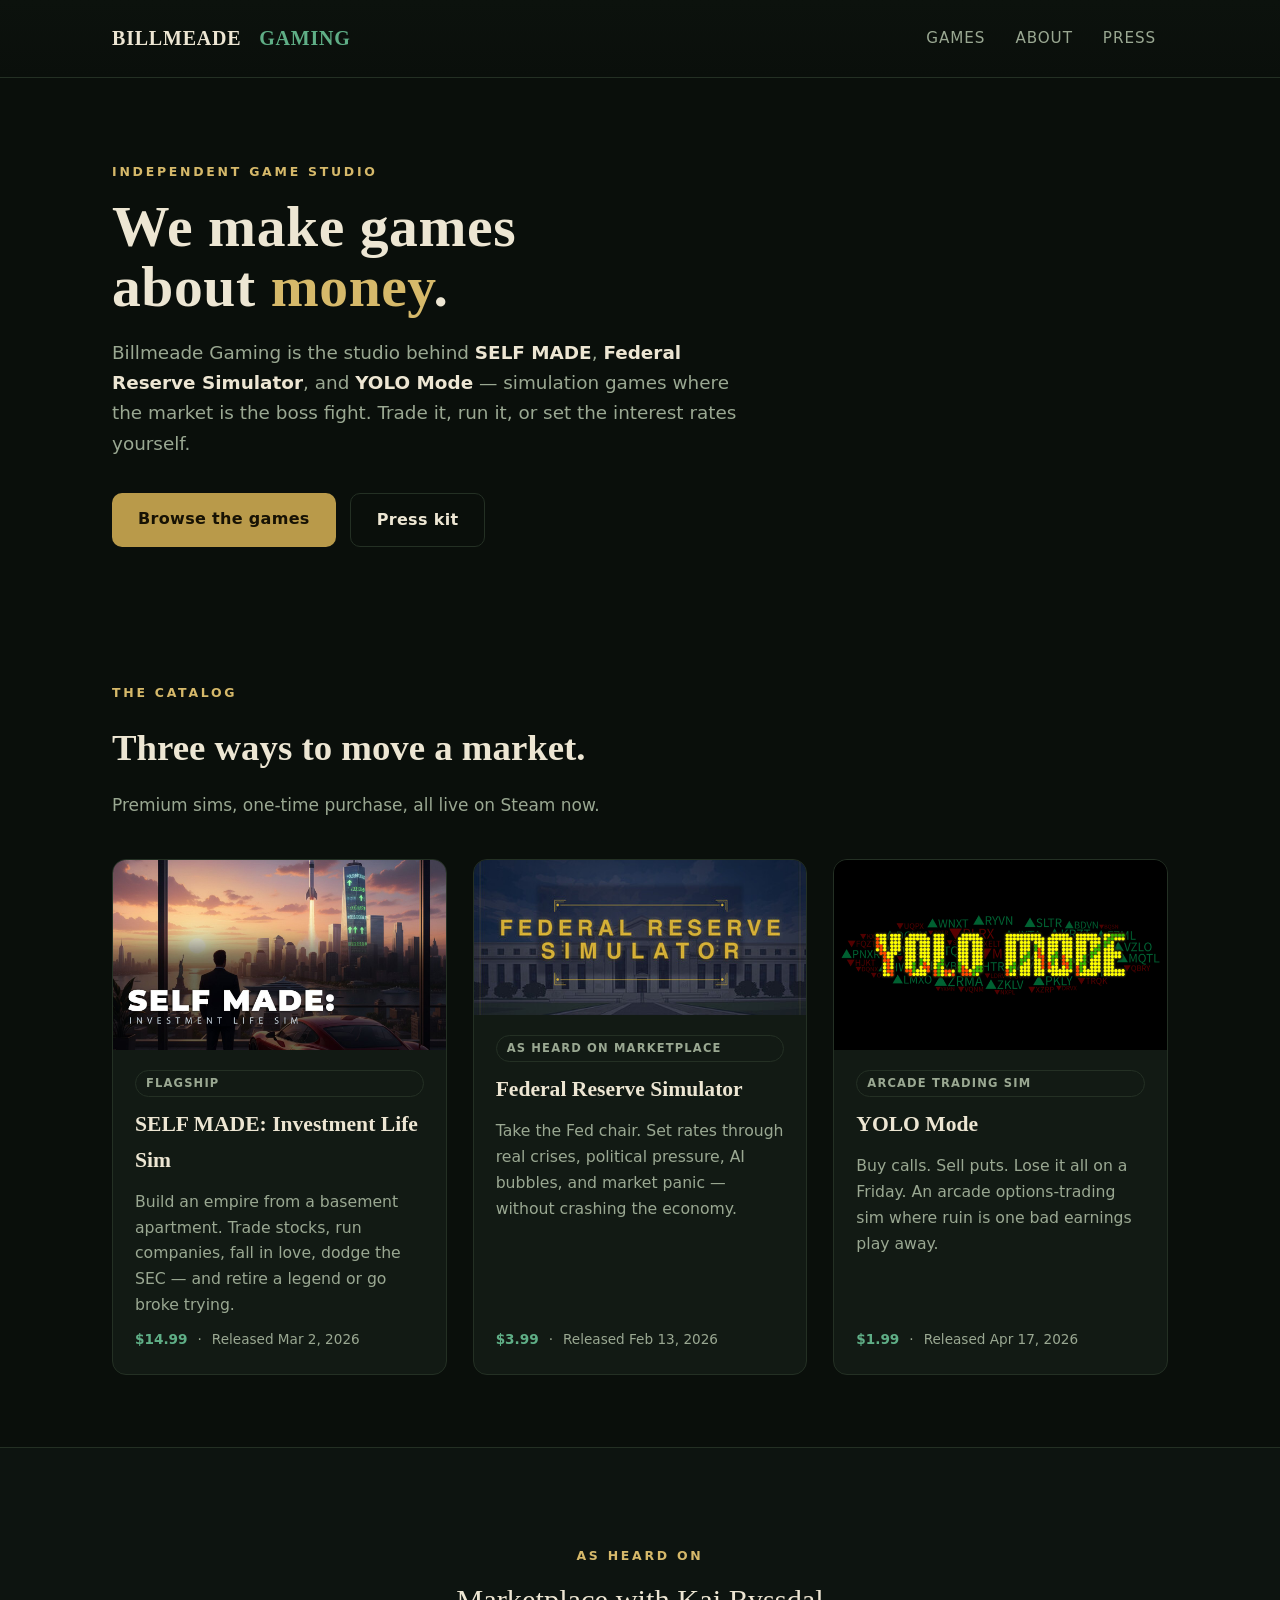
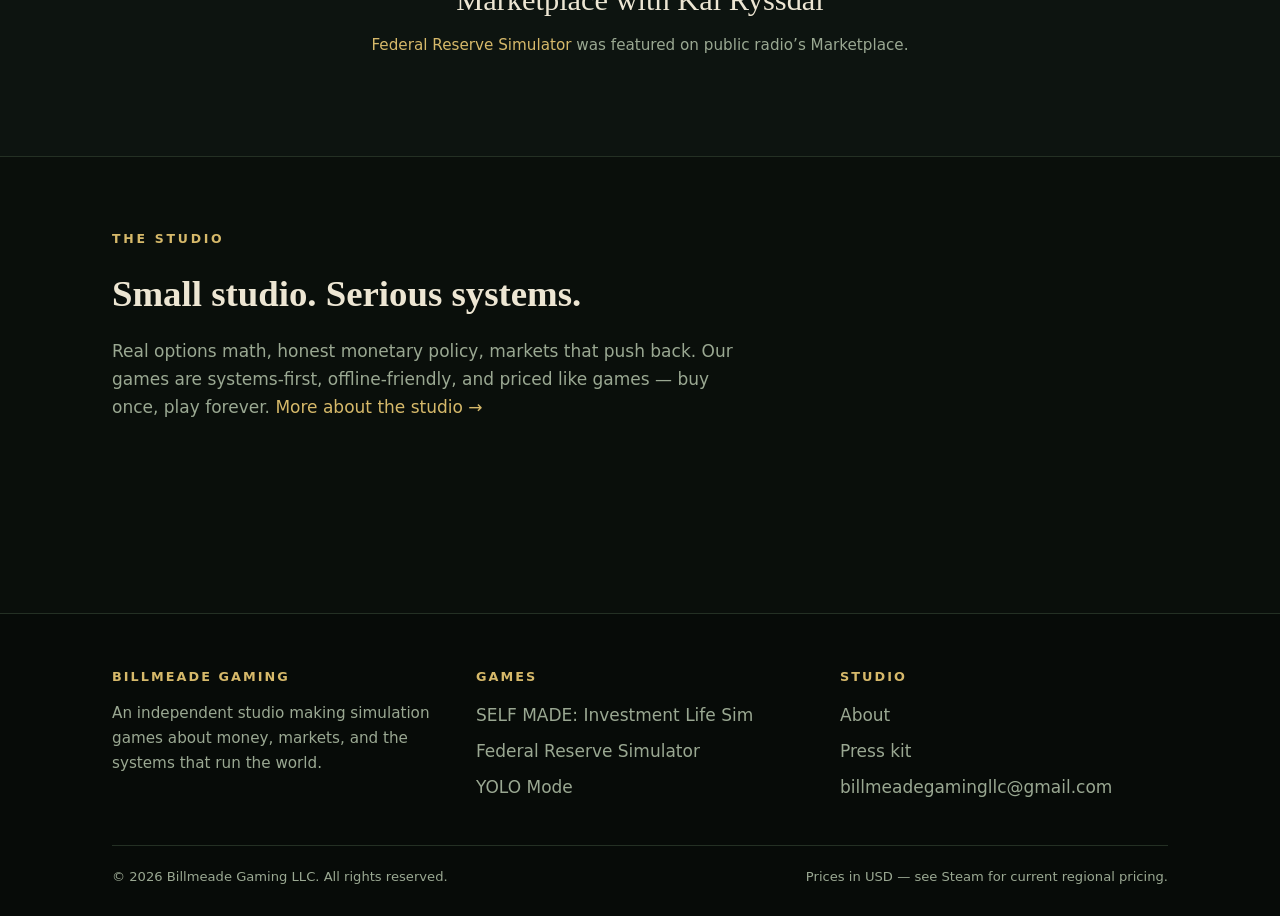
<file: index.html>
<!doctype html>
<html lang="en">
<head>
  <meta charset="utf-8">
  <meta name="viewport" content="width=device-width, initial-scale=1">
  <title>Billmeade Gaming — Simulation games about money, markets &amp; mayhem</title>
  <meta name="description" content="Billmeade Gaming is the independent studio behind SELF MADE: Investment Life Sim, Federal Reserve Simulator, and YOLO Mode — premium simulation games about markets, monetary policy, and glorious financial ruin.">
  <link rel="canonical" href="https://billmeadegaming.com/">
  <link rel="icon" href="/favicon.svg" type="image/svg+xml">
  <link rel="icon" href="/favicon.ico" sizes="48x48">
  <link rel="apple-touch-icon" href="/apple-touch-icon.png">
  <meta name="theme-color" content="#0a0f0b">
  <meta property="og:type" content="website">
  <meta property="og:site_name" content="Billmeade Gaming">
  <meta property="og:title" content="Billmeade Gaming — Simulation games about money, markets &amp; mayhem">
  <meta property="og:description" content="Independent studio behind SELF MADE, Federal Reserve Simulator, and YOLO Mode.">
  <meta property="og:image" content="https://billmeadegaming.com/assets/img/self-made/capsule-main.jpg">
  <meta property="og:url" content="https://billmeadegaming.com/">
  <meta name="twitter:card" content="summary_large_image">
  <link rel="stylesheet" href="/assets/css/site.css">
  <script type="application/ld+json">
  {
    "@context": "https://schema.org",
    "@type": "Organization",
    "name": "Billmeade Gaming LLC",
    "url": "https://billmeadegaming.com/",
    "email": "billmeadegamingllc@gmail.com",
    "description": "Independent game studio making simulation games about money, markets, and economic systems."
  }
  </script>
</head>
<body>

<header class="site-head">
  <div class="wrap">
    <a class="brand" href="/">
      BILLMEADE&nbsp;<span class="accent">GAMING</span>
    </a>
    <nav class="site-nav" aria-label="Main">
      <a href="/games/">Games</a>
      <a href="/about/">About</a>
      <a href="/press/">Press</a>
    </nav>
  </div>
</header>

<main>
  <section class="hero">
    <div class="wrap">
      <p class="eyebrow">Independent game studio</p>
      <h1>We make games<br>about <em>money</em>.</h1>
      <p class="lede">Billmeade Gaming is the studio behind <strong>SELF MADE</strong>, <strong>Federal Reserve Simulator</strong>, and <strong>YOLO&nbsp;Mode</strong> — simulation games where the market is the boss fight. Trade it, run it, or set the interest rates yourself.</p>
      <div class="btn-row">
        <a class="btn btn-primary" href="#games">Browse the games</a>
        <a class="btn btn-ghost" href="/press/">Press kit</a>
      </div>
    </div>
  </section>

  <section class="section" id="games">
    <div class="wrap">
      <p class="eyebrow">The catalog</p>
      <h2>Three ways to move a market.</h2>
      <p class="sub">Premium sims, one-time purchase, all live on Steam now.</p>
      <div class="games-grid">

        <a class="game-card" href="/games/self-made/">
          <img src="/assets/img/self-made/capsule-main.jpg" alt="SELF MADE: Investment Life Sim key art — an investor at a penthouse window overlooking a city skyline at sunset" loading="lazy">
          <div class="body">
            <span class="badge">Flagship</span>
            <h3>SELF MADE: Investment Life Sim</h3>
            <p>Build an empire from a basement apartment. Trade stocks, run companies, fall in love, dodge the SEC — and retire a legend or go broke trying.</p>
            <div class="meta"><span class="price">$14.99</span><span>·</span><span>Released Mar 2, 2026</span></div>
          </div>
        </a>

        <a class="game-card" href="/games/federal-reserve-simulator/">
          <img class="wide" src="/assets/img/federal-reserve-simulator/capsule-store.jpg" alt="Federal Reserve Simulator key art — the Federal Reserve building at dusk" loading="lazy">
          <div class="body">
            <span class="badge">As heard on Marketplace</span>
            <h3>Federal Reserve Simulator</h3>
            <p>Take the Fed chair. Set rates through real crises, political pressure, AI bubbles, and market panic — without crashing the economy.</p>
            <div class="meta"><span class="price">$3.99</span><span>·</span><span>Released Feb 13, 2026</span></div>
          </div>
        </a>

        <a class="game-card" href="/games/yolo-mode/">
          <img src="/assets/img/yolo-mode/capsule-616x353.png" alt="YOLO Mode key art — the title in stock-ticker LED lights" loading="lazy">
          <div class="body">
            <span class="badge">Arcade trading sim</span>
            <h3>YOLO Mode</h3>
            <p>Buy calls. Sell puts. Lose it all on a Friday. An arcade options-trading sim where ruin is one bad earnings play away.</p>
            <div class="meta"><span class="price">$1.99</span><span>·</span><span>Released Apr 17, 2026</span></div>
          </div>
        </a>

      </div>
    </div>
  </section>

  <section class="section alt">
    <div class="wrap press-quote">
      <p class="eyebrow">As heard on</p>
      <p class="name">Marketplace with Kai Ryssdal</p>
      <p class="ctx"><a href="/games/federal-reserve-simulator/">Federal Reserve Simulator</a> was featured on public radio&rsquo;s Marketplace.</p>
    </div>
  </section>

  <section class="section">
    <div class="wrap">
      <p class="eyebrow">The studio</p>
      <h2>Small studio. Serious systems.</h2>
      <p class="sub">Real options math, honest monetary policy, markets that push back. Our games are systems-first, offline-friendly, and priced like games — buy once, play forever. <a href="/about/">More about the studio →</a></p>
    </div>
  </section>
</main>

<footer class="site-foot">
  <div class="wrap">
    <div class="cols">
      <div>
        <h4>Billmeade Gaming</h4>
        <p class="blurb">An independent studio making simulation games about money, markets, and the systems that run the world.</p>
      </div>
      <div>
        <h4>Games</h4>
        <ul>
          <li><a href="/games/self-made/">SELF MADE: Investment Life Sim</a></li>
          <li><a href="/games/federal-reserve-simulator/">Federal Reserve Simulator</a></li>
          <li><a href="/games/yolo-mode/">YOLO Mode</a></li>
        </ul>
      </div>
      <div>
        <h4>Studio</h4>
        <ul>
          <li><a href="/about/">About</a></li>
          <li><a href="/press/">Press kit</a></li>
          <li><a href="mailto:billmeadegamingllc@gmail.com">billmeadegamingllc@gmail.com</a></li>
        </ul>
      </div>
    </div>
    <div class="foot-bottom">
      <span>© 2026 Billmeade Gaming LLC. All rights reserved.</span>
      <span>Prices in USD — see Steam for current regional pricing.</span>
    </div>
  </div>
</footer>

</body>
</html>
</file>
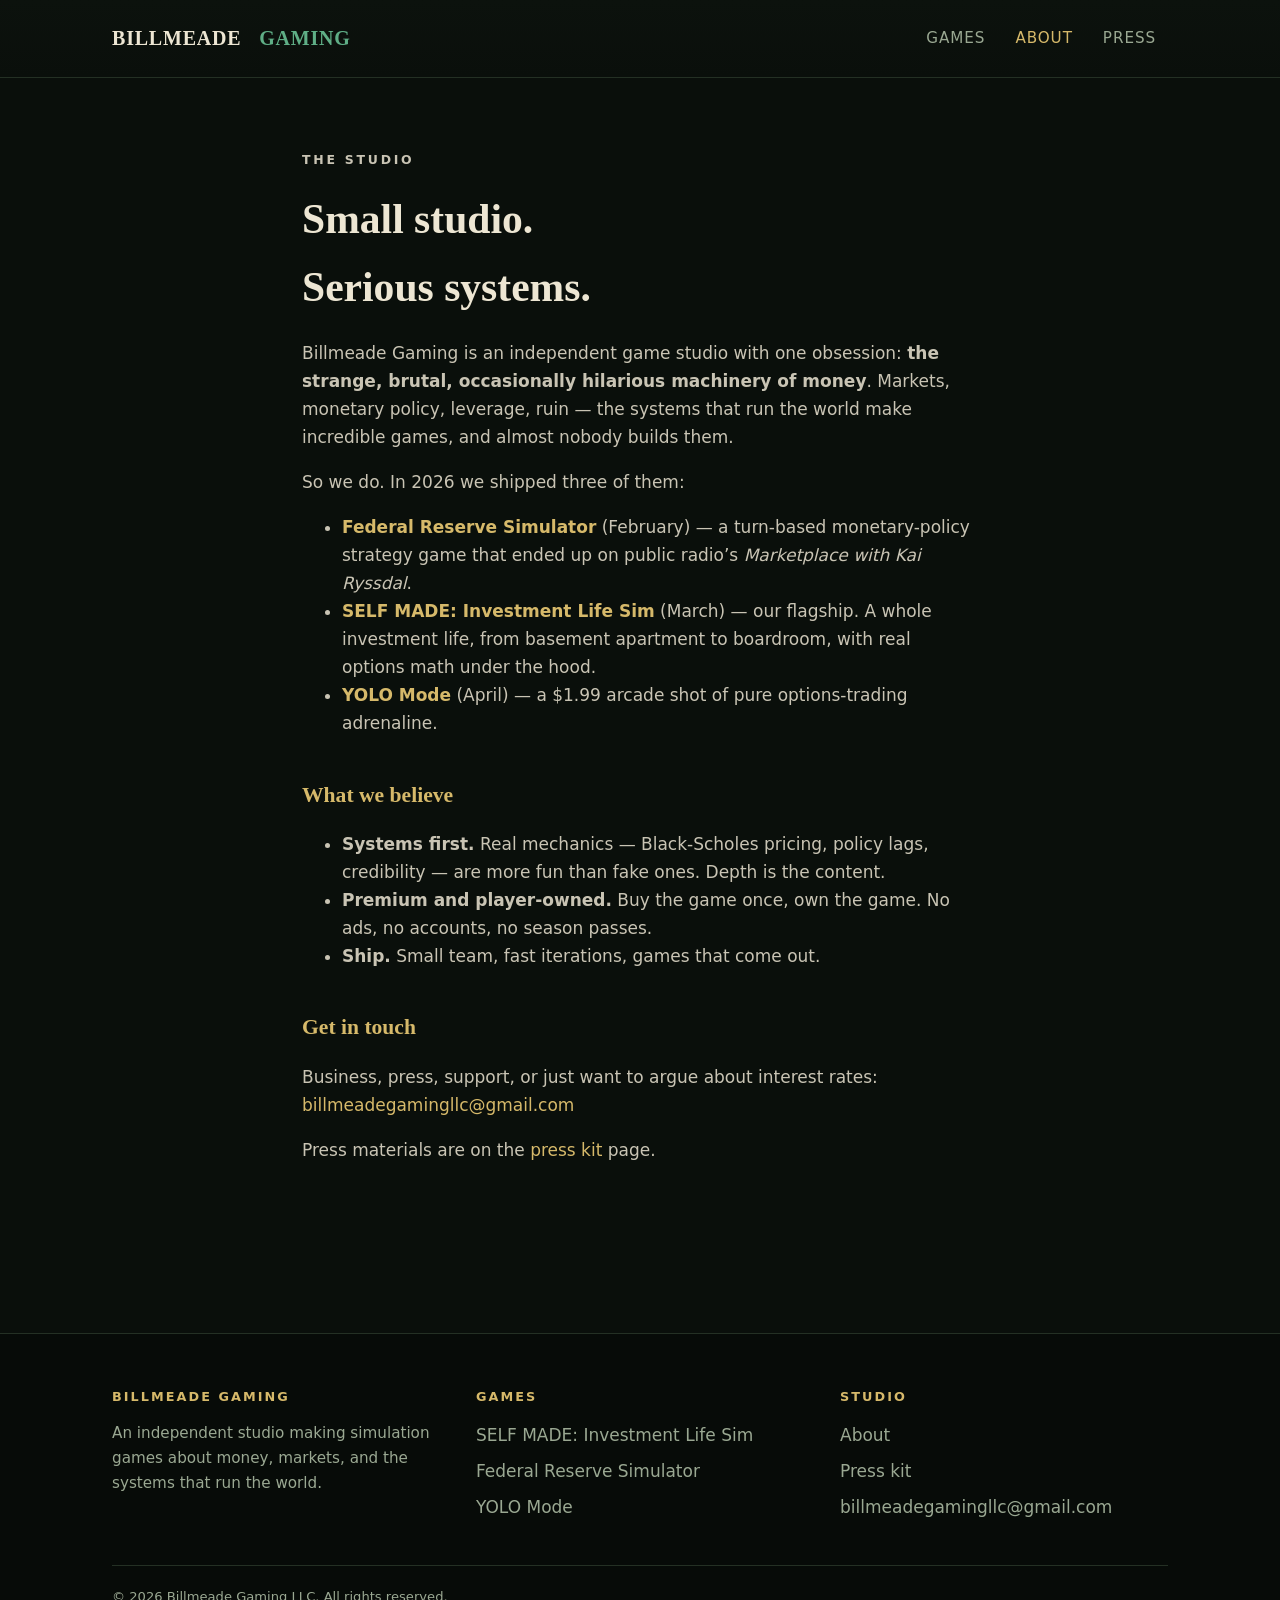
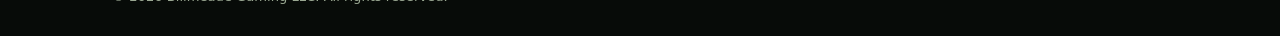
<file: about/index.html>
<!doctype html>
<html lang="en">
<head>
  <meta charset="utf-8">
  <meta name="viewport" content="width=device-width, initial-scale=1">
  <title>About — Billmeade Gaming</title>
  <meta name="description" content="Billmeade Gaming is an independent studio making simulation games about money, markets, and economic systems. Three games shipped in 2026.">
  <link rel="canonical" href="https://billmeadegaming.com/about/">
  <link rel="icon" href="/favicon.svg" type="image/svg+xml">
  <link rel="icon" href="/favicon.ico" sizes="48x48">
  <link rel="apple-touch-icon" href="/apple-touch-icon.png">
  <meta name="theme-color" content="#0a0f0b">
  <meta property="og:type" content="website">
  <meta property="og:site_name" content="Billmeade Gaming">
  <meta property="og:title" content="About — Billmeade Gaming">
  <meta property="og:description" content="An independent studio making simulation games about money, markets, and economic systems.">
  <meta property="og:image" content="https://billmeadegaming.com/assets/img/self-made/capsule-main.jpg">
  <meta property="og:url" content="https://billmeadegaming.com/about/">
  <meta name="twitter:card" content="summary_large_image">
  <link rel="stylesheet" href="/assets/css/site.css">
</head>
<body>

<header class="site-head">
  <div class="wrap">
    <a class="brand" href="/">
      BILLMEADE&nbsp;<span class="accent">GAMING</span>
    </a>
    <nav class="site-nav" aria-label="Main">
      <a href="/games/">Games</a>
      <a href="/about/" aria-current="page">About</a>
      <a href="/press/">Press</a>
    </nav>
  </div>
</header>

<main>
  <section class="section">
    <div class="wrap prose">
      <p class="eyebrow">The studio</p>
      <h1>Small studio.<br>Serious systems.</h1>

      <p>Billmeade Gaming is an independent game studio with one obsession: <strong>the strange, brutal, occasionally hilarious machinery of money</strong>. Markets, monetary policy, leverage, ruin — the systems that run the world make incredible games, and almost nobody builds them.</p>

      <p>So we do. In 2026 we shipped three of them:</p>

      <ul>
        <li><a href="/games/federal-reserve-simulator/"><strong>Federal Reserve Simulator</strong></a> (February) — a turn-based monetary-policy strategy game that ended up on public radio&rsquo;s <em>Marketplace with Kai Ryssdal</em>.</li>
        <li><a href="/games/self-made/"><strong>SELF MADE: Investment Life Sim</strong></a> (March) — our flagship. A whole investment life, from basement apartment to boardroom, with real options math under the hood.</li>
        <li><a href="/games/yolo-mode/"><strong>YOLO Mode</strong></a> (April) — a $1.99 arcade shot of pure options-trading adrenaline.</li>
      </ul>

      <h2>What we believe</h2>
      <ul>
        <li><strong>Systems first.</strong> Real mechanics — Black-Scholes pricing, policy lags, credibility — are more fun than fake ones. Depth is the content.</li>
        <li><strong>Premium and player-owned.</strong> Buy the game once, own the game. No ads, no accounts, no season passes.</li>
        <li><strong>Ship.</strong> Small team, fast iterations, games that come out.</li>
      </ul>

      <h2>Get in touch</h2>
      <p>Business, press, support, or just want to argue about interest rates: <a href="mailto:billmeadegamingllc@gmail.com">billmeadegamingllc@gmail.com</a></p>
      <p>Press materials are on the <a href="/press/">press kit</a> page.</p>
    </div>
  </section>
</main>

<footer class="site-foot">
  <div class="wrap">
    <div class="cols">
      <div>
        <h4>Billmeade Gaming</h4>
        <p class="blurb">An independent studio making simulation games about money, markets, and the systems that run the world.</p>
      </div>
      <div>
        <h4>Games</h4>
        <ul>
          <li><a href="/games/self-made/">SELF MADE: Investment Life Sim</a></li>
          <li><a href="/games/federal-reserve-simulator/">Federal Reserve Simulator</a></li>
          <li><a href="/games/yolo-mode/">YOLO Mode</a></li>
        </ul>
      </div>
      <div>
        <h4>Studio</h4>
        <ul>
          <li><a href="/about/">About</a></li>
          <li><a href="/press/">Press kit</a></li>
          <li><a href="mailto:billmeadegamingllc@gmail.com">billmeadegamingllc@gmail.com</a></li>
        </ul>
      </div>
    </div>
    <div class="foot-bottom">
      <span>© 2026 Billmeade Gaming LLC. All rights reserved.</span>
    </div>
  </div>
</footer>

</body>
</html>
</file>
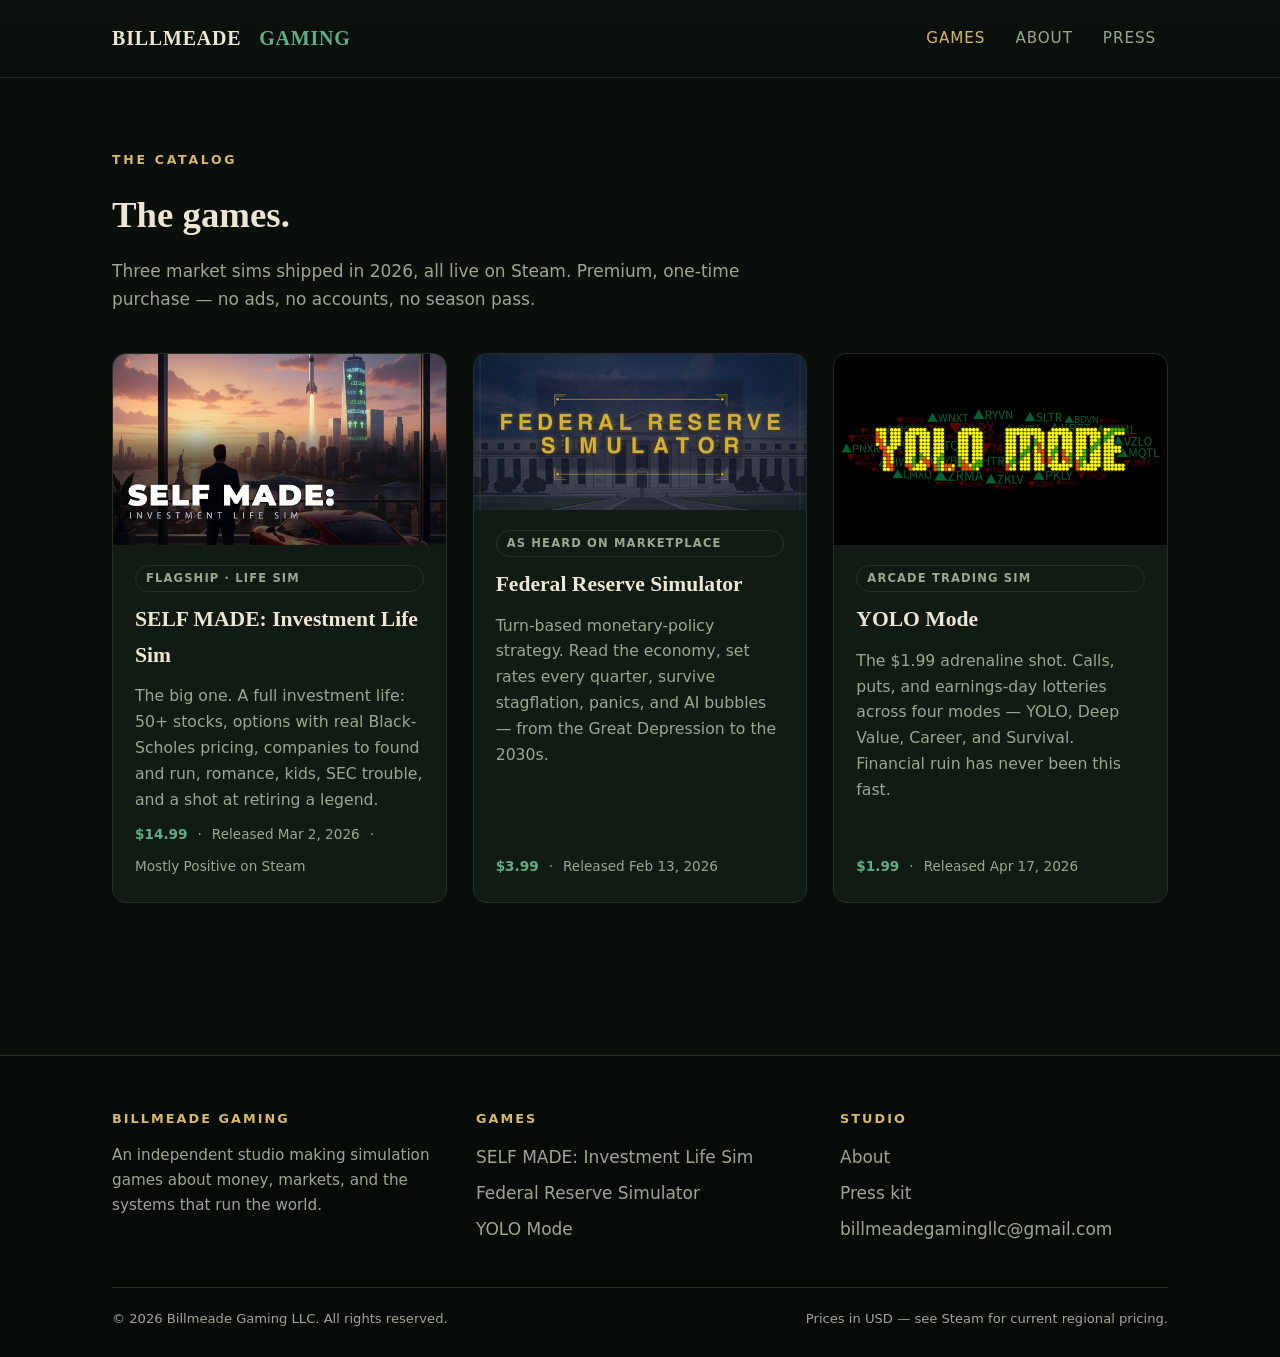
<file: games/index.html>
<!doctype html>
<html lang="en">
<head>
  <meta charset="utf-8">
  <meta name="viewport" content="width=device-width, initial-scale=1">
  <title>Games — Billmeade Gaming</title>
  <meta name="description" content="Every Billmeade Gaming release: SELF MADE: Investment Life Sim, Federal Reserve Simulator, and YOLO Mode. Premium market sims, live on Steam.">
  <link rel="canonical" href="https://billmeadegaming.com/games/">
  <link rel="icon" href="/favicon.svg" type="image/svg+xml">
  <link rel="icon" href="/favicon.ico" sizes="48x48">
  <link rel="apple-touch-icon" href="/apple-touch-icon.png">
  <meta name="theme-color" content="#0a0f0b">
  <meta property="og:type" content="website">
  <meta property="og:site_name" content="Billmeade Gaming">
  <meta property="og:title" content="Games — Billmeade Gaming">
  <meta property="og:description" content="SELF MADE, Federal Reserve Simulator, and YOLO Mode — premium market sims, live on Steam.">
  <meta property="og:image" content="https://billmeadegaming.com/assets/img/self-made/capsule-main.jpg">
  <meta property="og:url" content="https://billmeadegaming.com/games/">
  <meta name="twitter:card" content="summary_large_image">
  <link rel="stylesheet" href="/assets/css/site.css">
</head>
<body>

<header class="site-head">
  <div class="wrap">
    <a class="brand" href="/">
      BILLMEADE&nbsp;<span class="accent">GAMING</span>
    </a>
    <nav class="site-nav" aria-label="Main">
      <a href="/games/" aria-current="page">Games</a>
      <a href="/about/">About</a>
      <a href="/press/">Press</a>
    </nav>
  </div>
</header>

<main>
  <section class="section">
    <div class="wrap">
      <p class="eyebrow">The catalog</p>
      <h2>The games.</h2>
      <p class="sub">Three market sims shipped in 2026, all live on Steam. Premium, one-time purchase — no ads, no accounts, no season pass.</p>
      <div class="games-grid">

        <a class="game-card" href="/games/self-made/">
          <img src="/assets/img/self-made/capsule-main.jpg" alt="SELF MADE: Investment Life Sim key art — an investor at a penthouse window overlooking a city skyline at sunset" loading="lazy">
          <div class="body">
            <span class="badge">Flagship · Life sim</span>
            <h3>SELF MADE: Investment Life Sim</h3>
            <p>The big one. A full investment life: 50+ stocks, options with real Black-Scholes pricing, companies to found and run, romance, kids, SEC trouble, and a shot at retiring a legend.</p>
            <div class="meta"><span class="price">$14.99</span><span>·</span><span>Released Mar 2, 2026</span><span>·</span><span>Mostly Positive on Steam</span></div>
          </div>
        </a>

        <a class="game-card" href="/games/federal-reserve-simulator/">
          <img class="wide" src="/assets/img/federal-reserve-simulator/capsule-store.jpg" alt="Federal Reserve Simulator key art — the Federal Reserve building at dusk" loading="lazy">
          <div class="body">
            <span class="badge">As heard on Marketplace</span>
            <h3>Federal Reserve Simulator</h3>
            <p>Turn-based monetary-policy strategy. Read the economy, set rates every quarter, survive stagflation, panics, and AI bubbles — from the Great Depression to the 2030s.</p>
            <div class="meta"><span class="price">$3.99</span><span>·</span><span>Released Feb 13, 2026</span></div>
          </div>
        </a>

        <a class="game-card" href="/games/yolo-mode/">
          <img src="/assets/img/yolo-mode/capsule-616x353.png" alt="YOLO Mode key art — the title in stock-ticker LED lights" loading="lazy">
          <div class="body">
            <span class="badge">Arcade trading sim</span>
            <h3>YOLO Mode</h3>
            <p>The $1.99 adrenaline shot. Calls, puts, and earnings-day lotteries across four modes — YOLO, Deep Value, Career, and Survival. Financial ruin has never been this fast.</p>
            <div class="meta"><span class="price">$1.99</span><span>·</span><span>Released Apr 17, 2026</span></div>
          </div>
        </a>

      </div>
    </div>
  </section>
</main>

<footer class="site-foot">
  <div class="wrap">
    <div class="cols">
      <div>
        <h4>Billmeade Gaming</h4>
        <p class="blurb">An independent studio making simulation games about money, markets, and the systems that run the world.</p>
      </div>
      <div>
        <h4>Games</h4>
        <ul>
          <li><a href="/games/self-made/">SELF MADE: Investment Life Sim</a></li>
          <li><a href="/games/federal-reserve-simulator/">Federal Reserve Simulator</a></li>
          <li><a href="/games/yolo-mode/">YOLO Mode</a></li>
        </ul>
      </div>
      <div>
        <h4>Studio</h4>
        <ul>
          <li><a href="/about/">About</a></li>
          <li><a href="/press/">Press kit</a></li>
          <li><a href="mailto:billmeadegamingllc@gmail.com">billmeadegamingllc@gmail.com</a></li>
        </ul>
      </div>
    </div>
    <div class="foot-bottom">
      <span>© 2026 Billmeade Gaming LLC. All rights reserved.</span>
      <span>Prices in USD — see Steam for current regional pricing.</span>
    </div>
  </div>
</footer>

</body>
</html>
</file>
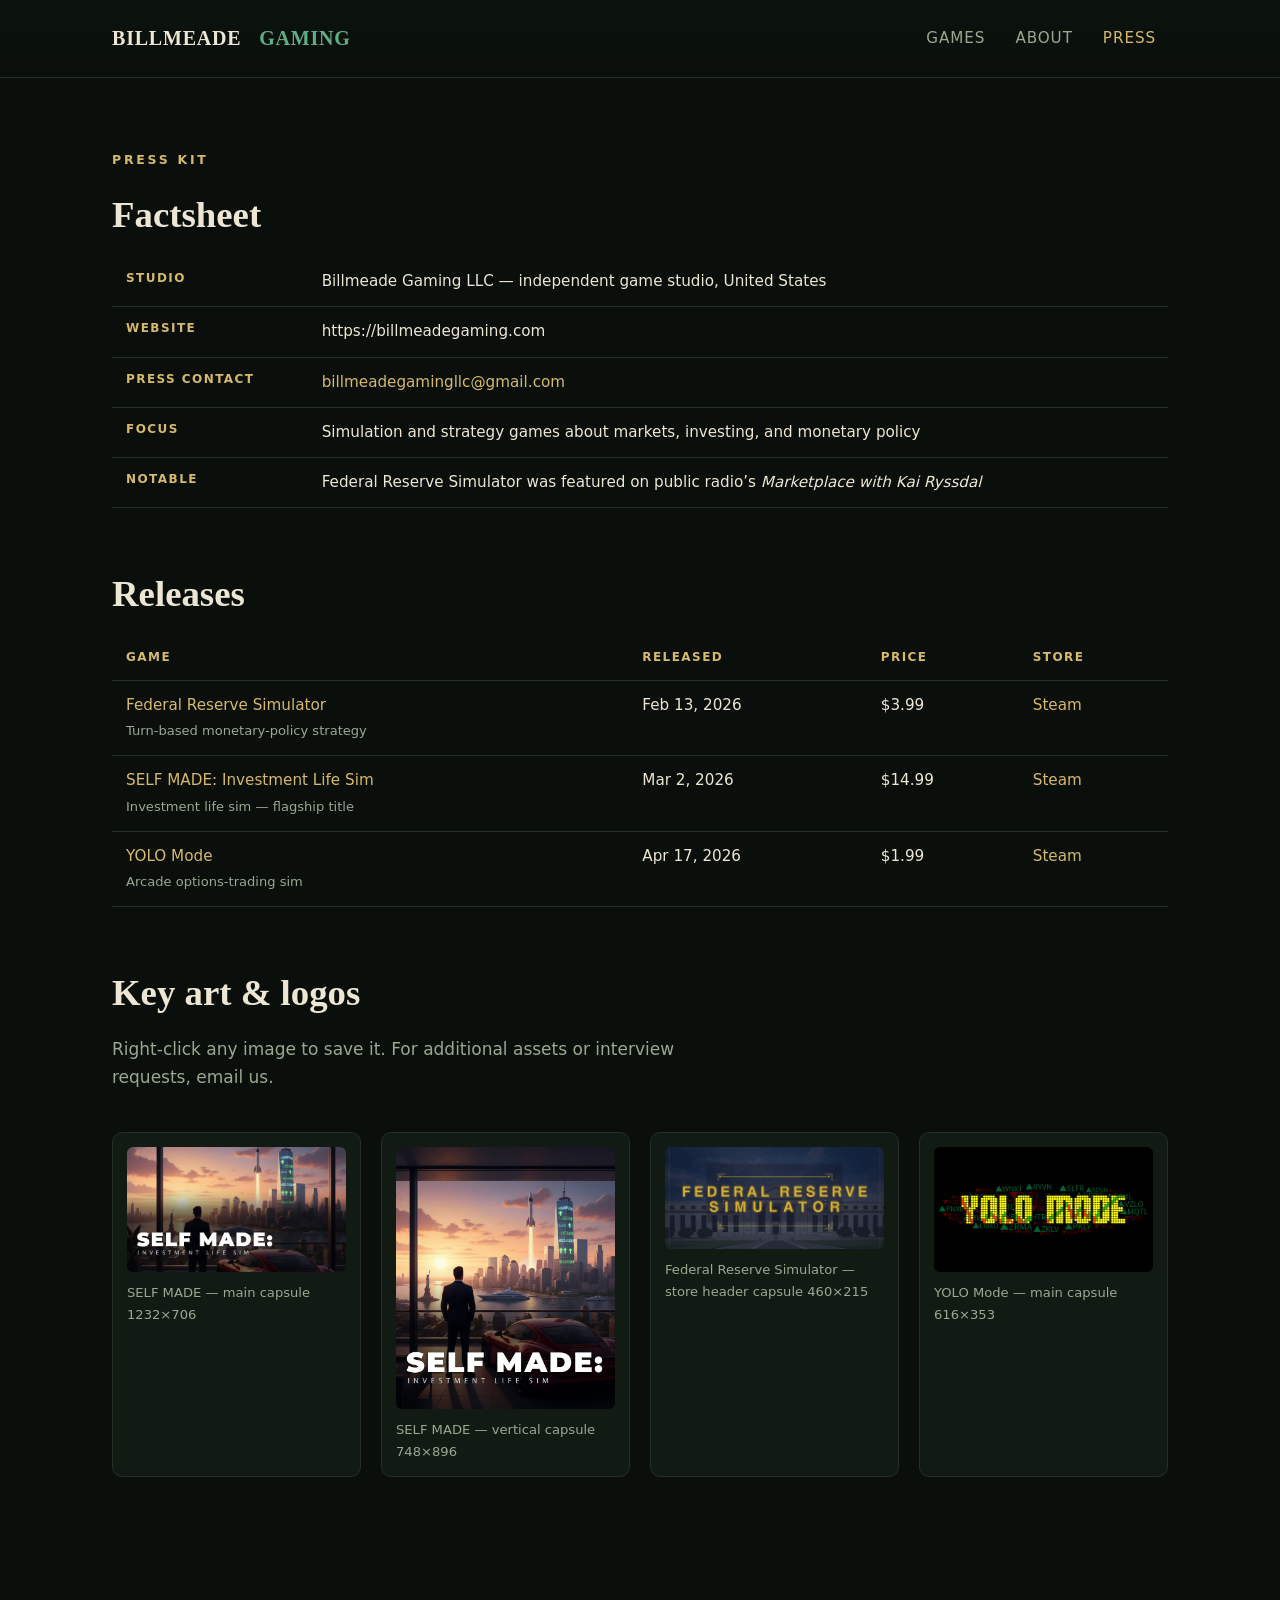
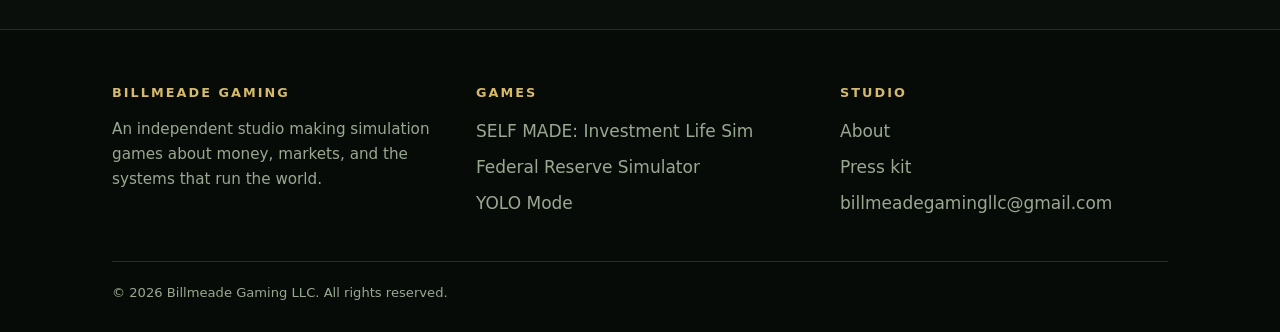
<file: press/index.html>
<!doctype html>
<html lang="en">
<head>
  <meta charset="utf-8">
  <meta name="viewport" content="width=device-width, initial-scale=1">
  <title>Press Kit — Billmeade Gaming</title>
  <meta name="description" content="Press kit for Billmeade Gaming: studio facts, release history, key art, and contact information.">
  <link rel="canonical" href="https://billmeadegaming.com/press/">
  <link rel="icon" href="/favicon.svg" type="image/svg+xml">
  <link rel="icon" href="/favicon.ico" sizes="48x48">
  <link rel="apple-touch-icon" href="/apple-touch-icon.png">
  <meta name="theme-color" content="#0a0f0b">
  <meta property="og:type" content="website">
  <meta property="og:site_name" content="Billmeade Gaming">
  <meta property="og:title" content="Press Kit — Billmeade Gaming">
  <meta property="og:description" content="Studio facts, release history, key art, and contact information.">
  <meta property="og:image" content="https://billmeadegaming.com/assets/img/self-made/capsule-main.jpg">
  <meta property="og:url" content="https://billmeadegaming.com/press/">
  <meta name="twitter:card" content="summary_large_image">
  <link rel="stylesheet" href="/assets/css/site.css">
</head>
<body>

<header class="site-head">
  <div class="wrap">
    <a class="brand" href="/">
      BILLMEADE&nbsp;<span class="accent">GAMING</span>
    </a>
    <nav class="site-nav" aria-label="Main">
      <a href="/games/">Games</a>
      <a href="/about/">About</a>
      <a href="/press/" aria-current="page">Press</a>
    </nav>
  </div>
</header>

<main>
  <section class="section">
    <div class="wrap">
      <p class="eyebrow">Press kit</p>
      <h2>Factsheet</h2>
      <div class="table-scroll">
        <table class="fact-table">
          <tr><th>Studio</th><td>Billmeade Gaming LLC — independent game studio, United States</td></tr>
          <tr><th>Website</th><td>https://billmeadegaming.com</td></tr>
          <tr><th>Press contact</th><td><a href="mailto:billmeadegamingllc@gmail.com">billmeadegamingllc@gmail.com</a></td></tr>
          <tr><th>Focus</th><td>Simulation and strategy games about markets, investing, and monetary policy</td></tr>
          <tr><th>Notable</th><td>Federal Reserve Simulator was featured on public radio&rsquo;s <em>Marketplace with Kai Ryssdal</em></td></tr>
        </table>
      </div>

      <h2 style="margin-top:56px">Releases</h2>
      <div class="table-scroll">
        <table class="fact-table">
          <tr><th>Game</th><th>Released</th><th>Price</th><th>Store</th></tr>
          <tr>
            <td><a href="/games/federal-reserve-simulator/">Federal Reserve Simulator</a><br><span style="color:var(--muted);font-size:0.86em">Turn-based monetary-policy strategy</span></td>
            <td>Feb 13, 2026</td><td>$3.99</td>
            <td><a href="https://store.steampowered.com/app/4366260/Federal_Reserve_Simulator/" rel="noopener">Steam</a></td>
          </tr>
          <tr>
            <td><a href="/games/self-made/">SELF MADE: Investment Life Sim</a><br><span style="color:var(--muted);font-size:0.86em">Investment life sim — flagship title</span></td>
            <td>Mar 2, 2026</td><td>$14.99</td>
            <td><a href="https://store.steampowered.com/app/4366250/" rel="noopener">Steam</a></td>
          </tr>
          <tr>
            <td><a href="/games/yolo-mode/">YOLO Mode</a><br><span style="color:var(--muted);font-size:0.86em">Arcade options-trading sim</span></td>
            <td>Apr 17, 2026</td><td>$1.99</td>
            <td><a href="https://store.steampowered.com/app/4516940/Yolo_Mode/" rel="noopener">Steam</a></td>
          </tr>
        </table>
      </div>

      <h2 style="margin-top:56px">Key art &amp; logos</h2>
      <p class="sub">Right-click any image to save it. For additional assets or interview requests, email us.</p>
      <div class="asset-grid">
        <figure>
          <img src="/assets/img/self-made/capsule-main.jpg" alt="SELF MADE key art" loading="lazy">
          <figcaption>SELF MADE — main capsule 1232×706</figcaption>
        </figure>
        <figure>
          <img src="/assets/img/self-made/capsule-vertical.jpg" alt="SELF MADE poster art" loading="lazy">
          <figcaption>SELF MADE — vertical capsule 748×896</figcaption>
        </figure>
        <figure>
          <img src="/assets/img/federal-reserve-simulator/capsule-store.jpg" alt="Federal Reserve Simulator key art" loading="lazy">
          <figcaption>Federal Reserve Simulator — store header capsule 460×215</figcaption>
        </figure>
        <figure>
          <img src="/assets/img/yolo-mode/capsule-616x353.png" alt="YOLO Mode key art" loading="lazy">
          <figcaption>YOLO Mode — main capsule 616×353</figcaption>
        </figure>
      </div>
    </div>
  </section>
</main>

<footer class="site-foot">
  <div class="wrap">
    <div class="cols">
      <div>
        <h4>Billmeade Gaming</h4>
        <p class="blurb">An independent studio making simulation games about money, markets, and the systems that run the world.</p>
      </div>
      <div>
        <h4>Games</h4>
        <ul>
          <li><a href="/games/self-made/">SELF MADE: Investment Life Sim</a></li>
          <li><a href="/games/federal-reserve-simulator/">Federal Reserve Simulator</a></li>
          <li><a href="/games/yolo-mode/">YOLO Mode</a></li>
        </ul>
      </div>
      <div>
        <h4>Studio</h4>
        <ul>
          <li><a href="/about/">About</a></li>
          <li><a href="/press/">Press kit</a></li>
          <li><a href="mailto:billmeadegamingllc@gmail.com">billmeadegamingllc@gmail.com</a></li>
        </ul>
      </div>
    </div>
    <div class="foot-bottom">
      <span>© 2026 Billmeade Gaming LLC. All rights reserved.</span>
    </div>
  </div>
</footer>

</body>
</html>
</file>
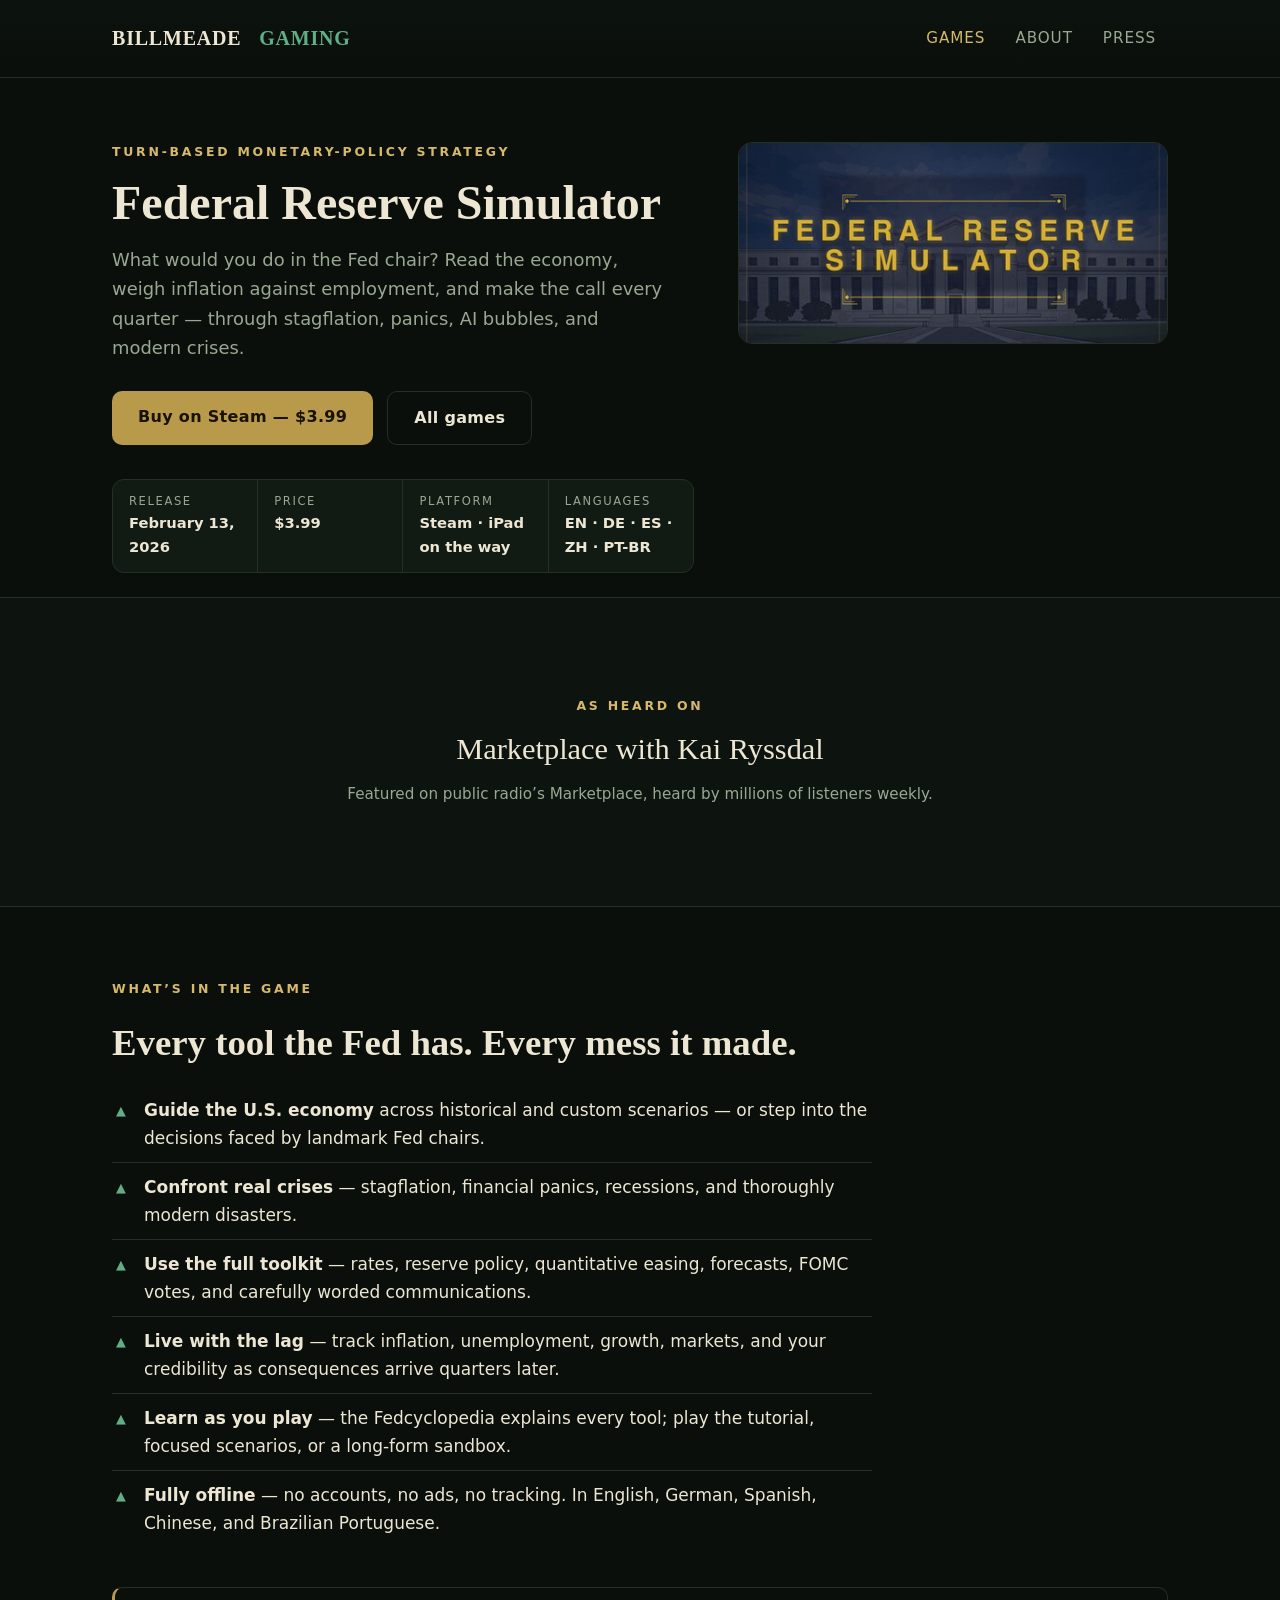
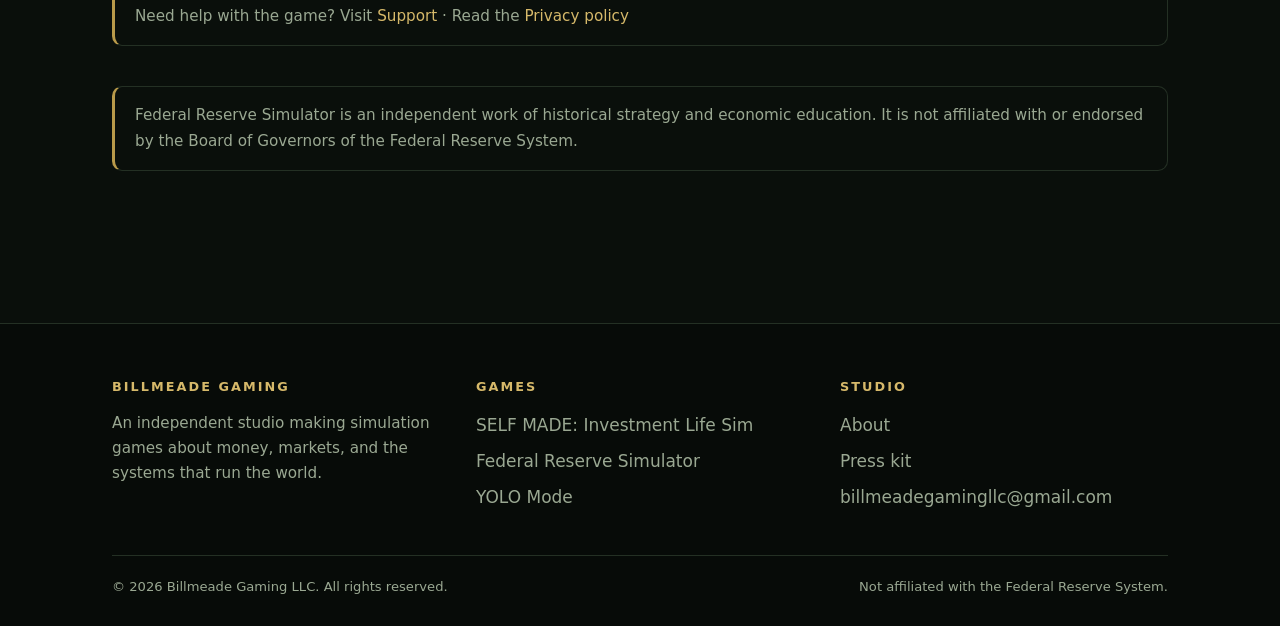
<file: games/federal-reserve-simulator/index.html>
<!doctype html>
<html lang="en">
<head>
  <meta charset="utf-8">
  <meta name="viewport" content="width=device-width, initial-scale=1">
  <title>Federal Reserve Simulator — Billmeade Gaming</title>
  <meta name="description" content="Can you beat inflation without crashing the economy? Run the Federal Reserve through real crises, political pressure, AI bubbles, and market panic. Out now on Steam for $3.99.">
  <link rel="canonical" href="https://billmeadegaming.com/games/federal-reserve-simulator/">
  <link rel="icon" href="/favicon.svg" type="image/svg+xml">
  <link rel="icon" href="/favicon.ico" sizes="48x48">
  <link rel="apple-touch-icon" href="/apple-touch-icon.png">
  <meta name="theme-color" content="#0a0f0b">
  <meta property="og:type" content="website">
  <meta property="og:site_name" content="Billmeade Gaming">
  <meta property="og:title" content="Federal Reserve Simulator">
  <meta property="og:description" content="Can you beat inflation without crashing the economy? Run the Fed through real crises, political pressure, AI bubbles, and market panic.">
  <meta property="og:image" content="https://billmeadegaming.com/assets/img/federal-reserve-simulator/capsule-store.jpg">
  <meta property="og:url" content="https://billmeadegaming.com/games/federal-reserve-simulator/">
  <meta name="twitter:card" content="summary_large_image">
  <link rel="stylesheet" href="/assets/css/site.css">
  <script type="application/ld+json">
  {
    "@context": "https://schema.org",
    "@type": "VideoGame",
    "name": "Federal Reserve Simulator",
    "url": "https://store.steampowered.com/app/4366260/Federal_Reserve_Simulator/",
    "image": "https://billmeadegaming.com/assets/img/federal-reserve-simulator/capsule-store.jpg",
    "datePublished": "2026-02-13",
    "gamePlatform": "PC",
    "genre": ["Simulation", "Turn-Based Strategy", "Economy"],
    "publisher": { "@type": "Organization", "name": "Billmeade Gaming LLC" },
    "offers": { "@type": "Offer", "price": "3.99", "priceCurrency": "USD", "url": "https://store.steampowered.com/app/4366260/Federal_Reserve_Simulator/" }
  }
  </script>
</head>
<body>

<header class="site-head">
  <div class="wrap">
    <a class="brand" href="/">
      BILLMEADE&nbsp;<span class="accent">GAMING</span>
    </a>
    <nav class="site-nav" aria-label="Main">
      <a href="/games/" aria-current="page">Games</a>
      <a href="/about/">About</a>
      <a href="/press/">Press</a>
    </nav>
  </div>
</header>

<main>
  <section class="game-hero">
    <div class="wrap grid">
      <div>
        <p class="eyebrow">Turn-based monetary-policy strategy</p>
        <h1>Federal Reserve Simulator</h1>
        <p class="tagline">What would you do in the Fed chair? Read the economy, weigh inflation against employment, and make the call every quarter — through stagflation, panics, AI bubbles, and modern crises.</p>
        <div class="btn-row">
          <a class="btn btn-primary" href="https://store.steampowered.com/app/4366260/Federal_Reserve_Simulator/" rel="noopener">Buy on Steam — $3.99</a>
          <a class="btn btn-ghost" href="/games/">All games</a>
        </div>
        <ul class="facts">
          <li><span class="k">Release</span><span class="v">February 13, 2026</span></li>
          <li><span class="k">Price</span><span class="v">$3.99</span></li>
          <li><span class="k">Platform</span><span class="v">Steam · iPad on the way</span></li>
          <li><span class="k">Languages</span><span class="v">EN · DE · ES · ZH · PT-BR</span></li>
        </ul>
      </div>
      <div class="art">
        <img src="/assets/img/federal-reserve-simulator/capsule-store.jpg" alt="Federal Reserve Simulator key art — the Federal Reserve building at dusk" fetchpriority="high">
      </div>
    </div>
  </section>

  <section class="section alt">
    <div class="wrap press-quote">
      <p class="eyebrow">As heard on</p>
      <p class="name">Marketplace with Kai Ryssdal</p>
      <p class="ctx">Featured on public radio&rsquo;s Marketplace, heard by millions of listeners weekly.</p>
    </div>
  </section>

  <section class="section">
    <div class="wrap">
      <p class="eyebrow">What&rsquo;s in the game</p>
      <h2>Every tool the Fed has. Every mess it made.</h2>
      <ul class="features">
        <li><strong>Guide the U.S. economy</strong> across historical and custom scenarios — or step into the decisions faced by landmark Fed chairs.</li>
        <li><strong>Confront real crises</strong> — stagflation, financial panics, recessions, and thoroughly modern disasters.</li>
        <li><strong>Use the full toolkit</strong> — rates, reserve policy, quantitative easing, forecasts, FOMC votes, and carefully worded communications.</li>
        <li><strong>Live with the lag</strong> — track inflation, unemployment, growth, markets, and your credibility as consequences arrive quarters later.</li>
        <li><strong>Learn as you play</strong> — the Fedcyclopedia explains every tool; play the tutorial, focused scenarios, or a long-form sandbox.</li>
        <li><strong>Fully offline</strong> — no accounts, no ads, no tracking. In English, German, Spanish, Chinese, and Brazilian Portuguese.</li>
      </ul>

      <div class="notice">
        Need help with the game? Visit <a href="/games/federal-reserve-simulator/support/">Support</a> · Read the <a href="/games/federal-reserve-simulator/privacy/">Privacy policy</a>
      </div>

      <div class="notice">
        Federal Reserve Simulator is an independent work of historical strategy and economic education. It is not affiliated with or endorsed by the Board of Governors of the Federal Reserve System.
      </div>
    </div>
  </section>
</main>

<footer class="site-foot">
  <div class="wrap">
    <div class="cols">
      <div>
        <h4>Billmeade Gaming</h4>
        <p class="blurb">An independent studio making simulation games about money, markets, and the systems that run the world.</p>
      </div>
      <div>
        <h4>Games</h4>
        <ul>
          <li><a href="/games/self-made/">SELF MADE: Investment Life Sim</a></li>
          <li><a href="/games/federal-reserve-simulator/">Federal Reserve Simulator</a></li>
          <li><a href="/games/yolo-mode/">YOLO Mode</a></li>
        </ul>
      </div>
      <div>
        <h4>Studio</h4>
        <ul>
          <li><a href="/about/">About</a></li>
          <li><a href="/press/">Press kit</a></li>
          <li><a href="mailto:billmeadegamingllc@gmail.com">billmeadegamingllc@gmail.com</a></li>
        </ul>
      </div>
    </div>
    <div class="foot-bottom">
      <span>© 2026 Billmeade Gaming LLC. All rights reserved.</span>
      <span>Not affiliated with the Federal Reserve System.</span>
    </div>
  </div>
</footer>

</body>
</html>
</file>
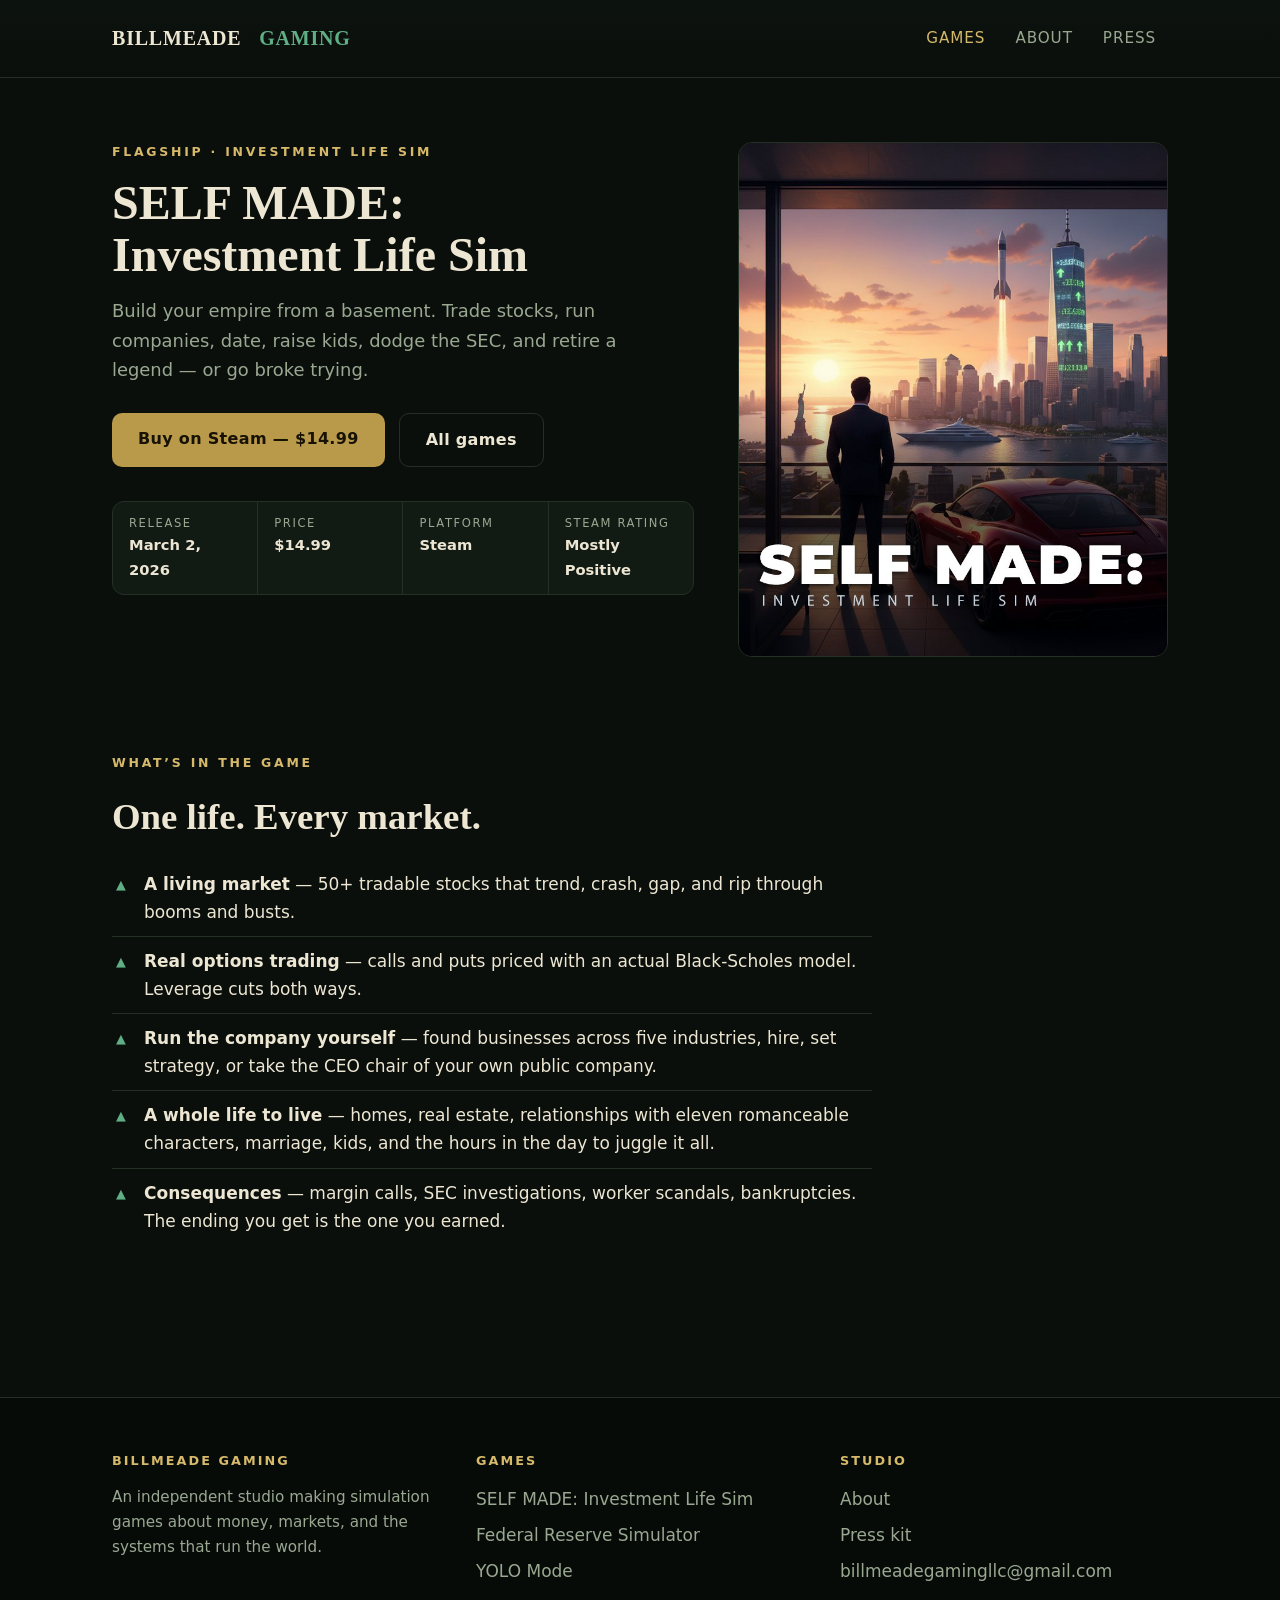
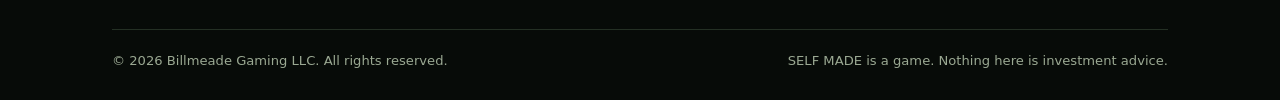
<file: games/self-made/index.html>
<!doctype html>
<html lang="en">
<head>
  <meta charset="utf-8">
  <meta name="viewport" content="width=device-width, initial-scale=1">
  <title>SELF MADE: Investment Life Sim — Billmeade Gaming</title>
  <meta name="description" content="Build your empire from a basement. Trade stocks, run companies, date, raise kids, dodge the SEC, and retire a legend — or go broke trying. Out now on Steam for $14.99.">
  <link rel="canonical" href="https://billmeadegaming.com/games/self-made/">
  <link rel="icon" href="/favicon.svg" type="image/svg+xml">
  <link rel="icon" href="/favicon.ico" sizes="48x48">
  <link rel="apple-touch-icon" href="/apple-touch-icon.png">
  <meta name="theme-color" content="#0a0f0b">
  <meta property="og:type" content="website">
  <meta property="og:site_name" content="Billmeade Gaming">
  <meta property="og:title" content="SELF MADE: Investment Life Sim">
  <meta property="og:description" content="Build your empire from a basement. Trade stocks, run companies, date, raise kids, dodge the SEC — and retire a legend or go broke trying.">
  <meta property="og:image" content="https://billmeadegaming.com/assets/img/self-made/capsule-main.jpg">
  <meta property="og:url" content="https://billmeadegaming.com/games/self-made/">
  <meta name="twitter:card" content="summary_large_image">
  <link rel="stylesheet" href="/assets/css/site.css">
  <script type="application/ld+json">
  {
    "@context": "https://schema.org",
    "@type": "VideoGame",
    "name": "SELF MADE: Investment Life Sim",
    "url": "https://store.steampowered.com/app/4366250/",
    "image": "https://billmeadegaming.com/assets/img/self-made/capsule-main.jpg",
    "datePublished": "2026-03-02",
    "gamePlatform": "PC",
    "genre": ["Simulation", "Strategy", "Life Sim"],
    "publisher": { "@type": "Organization", "name": "Billmeade Gaming LLC" },
    "offers": { "@type": "Offer", "price": "14.99", "priceCurrency": "USD", "url": "https://store.steampowered.com/app/4366250/" }
  }
  </script>
</head>
<body>

<header class="site-head">
  <div class="wrap">
    <a class="brand" href="/">
      BILLMEADE&nbsp;<span class="accent">GAMING</span>
    </a>
    <nav class="site-nav" aria-label="Main">
      <a href="/games/" aria-current="page">Games</a>
      <a href="/about/">About</a>
      <a href="/press/">Press</a>
    </nav>
  </div>
</header>

<main>
  <section class="game-hero">
    <div class="wrap grid">
      <div>
        <p class="eyebrow">Flagship · Investment life sim</p>
        <h1>SELF MADE:<br>Investment Life Sim</h1>
        <p class="tagline">Build your empire from a basement. Trade stocks, run companies, date, raise kids, dodge the SEC, and retire a legend — or go broke trying.</p>
        <div class="btn-row">
          <a class="btn btn-primary" href="https://store.steampowered.com/app/4366250/" rel="noopener">Buy on Steam — $14.99</a>
          <a class="btn btn-ghost" href="/games/">All games</a>
        </div>
        <ul class="facts">
          <li><span class="k">Release</span><span class="v">March 2, 2026</span></li>
          <li><span class="k">Price</span><span class="v">$14.99</span></li>
          <li><span class="k">Platform</span><span class="v">Steam</span></li>
          <li><span class="k">Steam rating</span><span class="v">Mostly Positive</span></li>
        </ul>
      </div>
      <div class="art">
        <img src="/assets/img/self-made/capsule-vertical.jpg" alt="SELF MADE: Investment Life Sim vertical key art — an investor at a penthouse window, sports car and rising markets outside" fetchpriority="high">
      </div>
    </div>
  </section>

  <section class="section">
    <div class="wrap">
      <p class="eyebrow">What&rsquo;s in the game</p>
      <h2>One life. Every market.</h2>
      <ul class="features">
        <li><strong>A living market</strong> — 50+ tradable stocks that trend, crash, gap, and rip through booms and busts.</li>
        <li><strong>Real options trading</strong> — calls and puts priced with an actual Black-Scholes model. Leverage cuts both ways.</li>
        <li><strong>Run the company yourself</strong> — found businesses across five industries, hire, set strategy, or take the CEO chair of your own public company.</li>
        <li><strong>A whole life to live</strong> — homes, real estate, relationships with eleven romanceable characters, marriage, kids, and the hours in the day to juggle it all.</li>
        <li><strong>Consequences</strong> — margin calls, SEC investigations, worker scandals, bankruptcies. The ending you get is the one you earned.</li>
      </ul>
    </div>
  </section>
</main>

<footer class="site-foot">
  <div class="wrap">
    <div class="cols">
      <div>
        <h4>Billmeade Gaming</h4>
        <p class="blurb">An independent studio making simulation games about money, markets, and the systems that run the world.</p>
      </div>
      <div>
        <h4>Games</h4>
        <ul>
          <li><a href="/games/self-made/">SELF MADE: Investment Life Sim</a></li>
          <li><a href="/games/federal-reserve-simulator/">Federal Reserve Simulator</a></li>
          <li><a href="/games/yolo-mode/">YOLO Mode</a></li>
        </ul>
      </div>
      <div>
        <h4>Studio</h4>
        <ul>
          <li><a href="/about/">About</a></li>
          <li><a href="/press/">Press kit</a></li>
          <li><a href="mailto:billmeadegamingllc@gmail.com">billmeadegamingllc@gmail.com</a></li>
        </ul>
      </div>
    </div>
    <div class="foot-bottom">
      <span>© 2026 Billmeade Gaming LLC. All rights reserved.</span>
      <span>SELF MADE is a game. Nothing here is investment advice.</span>
    </div>
  </div>
</footer>

</body>
</html>
</file>
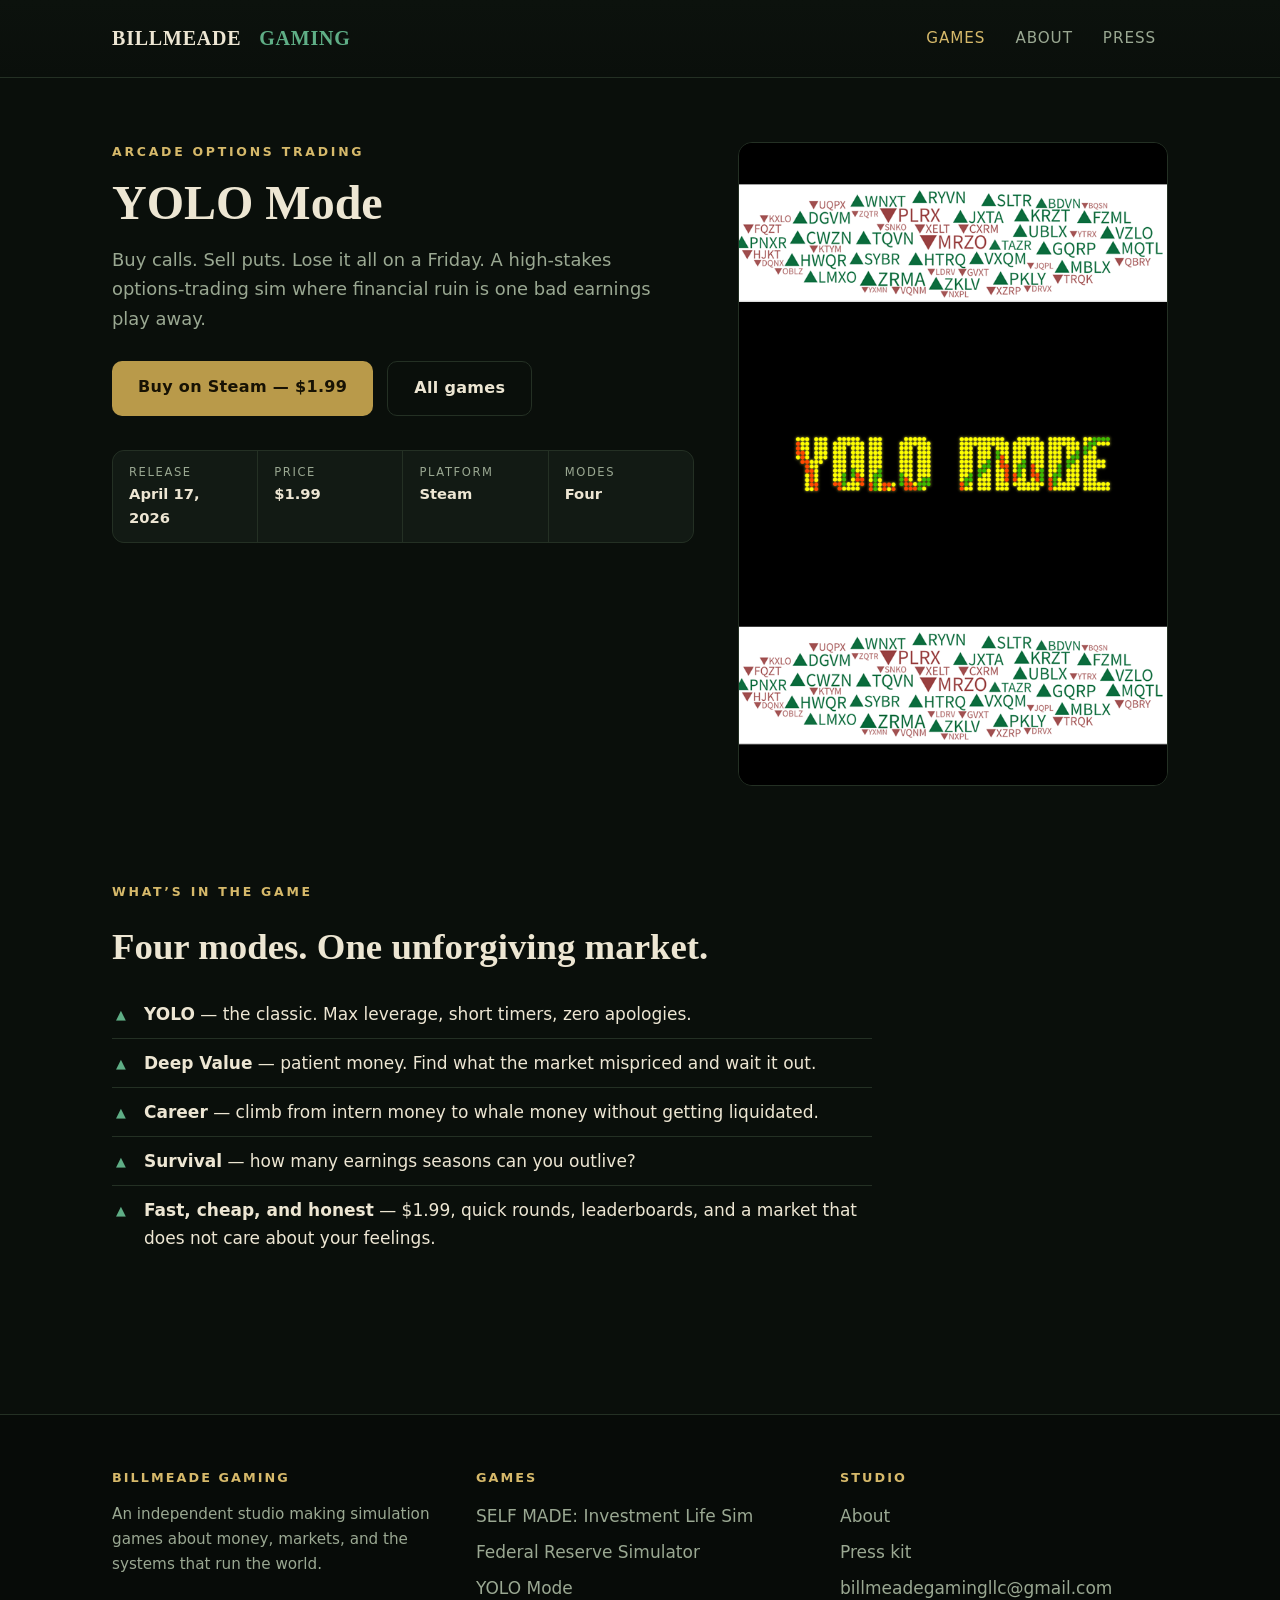
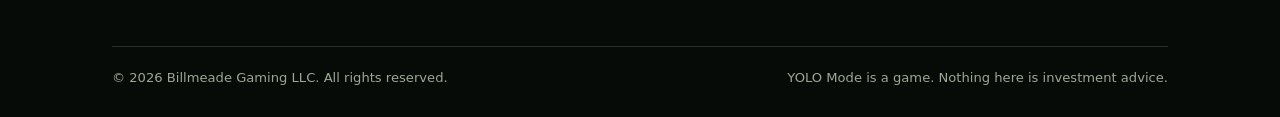
<file: games/yolo-mode/index.html>
<!doctype html>
<html lang="en">
<head>
  <meta charset="utf-8">
  <meta name="viewport" content="width=device-width, initial-scale=1">
  <title>YOLO Mode — Billmeade Gaming</title>
  <meta name="description" content="Buy calls. Sell puts. Lose it all on a Friday. YOLO Mode is a $1.99 high-stakes options-trading arcade sim — out now on Steam.">
  <link rel="canonical" href="https://billmeadegaming.com/games/yolo-mode/">
  <link rel="icon" href="/favicon.svg" type="image/svg+xml">
  <link rel="icon" href="/favicon.ico" sizes="48x48">
  <link rel="apple-touch-icon" href="/apple-touch-icon.png">
  <meta name="theme-color" content="#0a0f0b">
  <meta property="og:type" content="website">
  <meta property="og:site_name" content="Billmeade Gaming">
  <meta property="og:title" content="YOLO Mode">
  <meta property="og:description" content="Buy calls. Sell puts. Lose it all on a Friday. A high-stakes options-trading arcade sim.">
  <meta property="og:image" content="https://billmeadegaming.com/assets/img/yolo-mode/capsule-616x353.png">
  <meta property="og:url" content="https://billmeadegaming.com/games/yolo-mode/">
  <meta name="twitter:card" content="summary_large_image">
  <link rel="stylesheet" href="/assets/css/site.css">
  <script type="application/ld+json">
  {
    "@context": "https://schema.org",
    "@type": "VideoGame",
    "name": "YOLO Mode",
    "url": "https://store.steampowered.com/app/4516940/Yolo_Mode/",
    "image": "https://billmeadegaming.com/assets/img/yolo-mode/capsule-616x353.png",
    "datePublished": "2026-04-17",
    "gamePlatform": "PC",
    "genre": ["Simulation", "Arcade", "Strategy"],
    "publisher": { "@type": "Organization", "name": "Billmeade Gaming LLC" },
    "offers": { "@type": "Offer", "price": "1.99", "priceCurrency": "USD", "url": "https://store.steampowered.com/app/4516940/Yolo_Mode/" }
  }
  </script>
</head>
<body>

<header class="site-head">
  <div class="wrap">
    <a class="brand" href="/">
      BILLMEADE&nbsp;<span class="accent">GAMING</span>
    </a>
    <nav class="site-nav" aria-label="Main">
      <a href="/games/" aria-current="page">Games</a>
      <a href="/about/">About</a>
      <a href="/press/">Press</a>
    </nav>
  </div>
</header>

<main>
  <section class="game-hero">
    <div class="wrap grid">
      <div>
        <p class="eyebrow">Arcade options trading</p>
        <h1>YOLO Mode</h1>
        <p class="tagline">Buy calls. Sell puts. Lose it all on a Friday. A high-stakes options-trading sim where financial ruin is one bad earnings play away.</p>
        <div class="btn-row">
          <a class="btn btn-primary" href="https://store.steampowered.com/app/4516940/Yolo_Mode/" rel="noopener">Buy on Steam — $1.99</a>
          <a class="btn btn-ghost" href="/games/">All games</a>
        </div>
        <ul class="facts">
          <li><span class="k">Release</span><span class="v">April 17, 2026</span></li>
          <li><span class="k">Price</span><span class="v">$1.99</span></li>
          <li><span class="k">Platform</span><span class="v">Steam</span></li>
          <li><span class="k">Modes</span><span class="v">Four</span></li>
        </ul>
      </div>
      <div class="art">
        <img src="/assets/img/yolo-mode/capsule-600x900.png" alt="YOLO Mode poster art — the title spelled out on a stock-ticker LED board" fetchpriority="high">
      </div>
    </div>
  </section>

  <section class="section">
    <div class="wrap">
      <p class="eyebrow">What&rsquo;s in the game</p>
      <h2>Four modes. One unforgiving market.</h2>
      <ul class="features">
        <li><strong>YOLO</strong> — the classic. Max leverage, short timers, zero apologies.</li>
        <li><strong>Deep Value</strong> — patient money. Find what the market mispriced and wait it out.</li>
        <li><strong>Career</strong> — climb from intern money to whale money without getting liquidated.</li>
        <li><strong>Survival</strong> — how many earnings seasons can you outlive?</li>
        <li><strong>Fast, cheap, and honest</strong> — $1.99, quick rounds, leaderboards, and a market that does not care about your feelings.</li>
      </ul>
    </div>
  </section>
</main>

<footer class="site-foot">
  <div class="wrap">
    <div class="cols">
      <div>
        <h4>Billmeade Gaming</h4>
        <p class="blurb">An independent studio making simulation games about money, markets, and the systems that run the world.</p>
      </div>
      <div>
        <h4>Games</h4>
        <ul>
          <li><a href="/games/self-made/">SELF MADE: Investment Life Sim</a></li>
          <li><a href="/games/federal-reserve-simulator/">Federal Reserve Simulator</a></li>
          <li><a href="/games/yolo-mode/">YOLO Mode</a></li>
        </ul>
      </div>
      <div>
        <h4>Studio</h4>
        <ul>
          <li><a href="/about/">About</a></li>
          <li><a href="/press/">Press kit</a></li>
          <li><a href="mailto:billmeadegamingllc@gmail.com">billmeadegamingllc@gmail.com</a></li>
        </ul>
      </div>
    </div>
    <div class="foot-bottom">
      <span>© 2026 Billmeade Gaming LLC. All rights reserved.</span>
      <span>YOLO Mode is a game. Nothing here is investment advice.</span>
    </div>
  </div>
</footer>

</body>
</html>
</file>
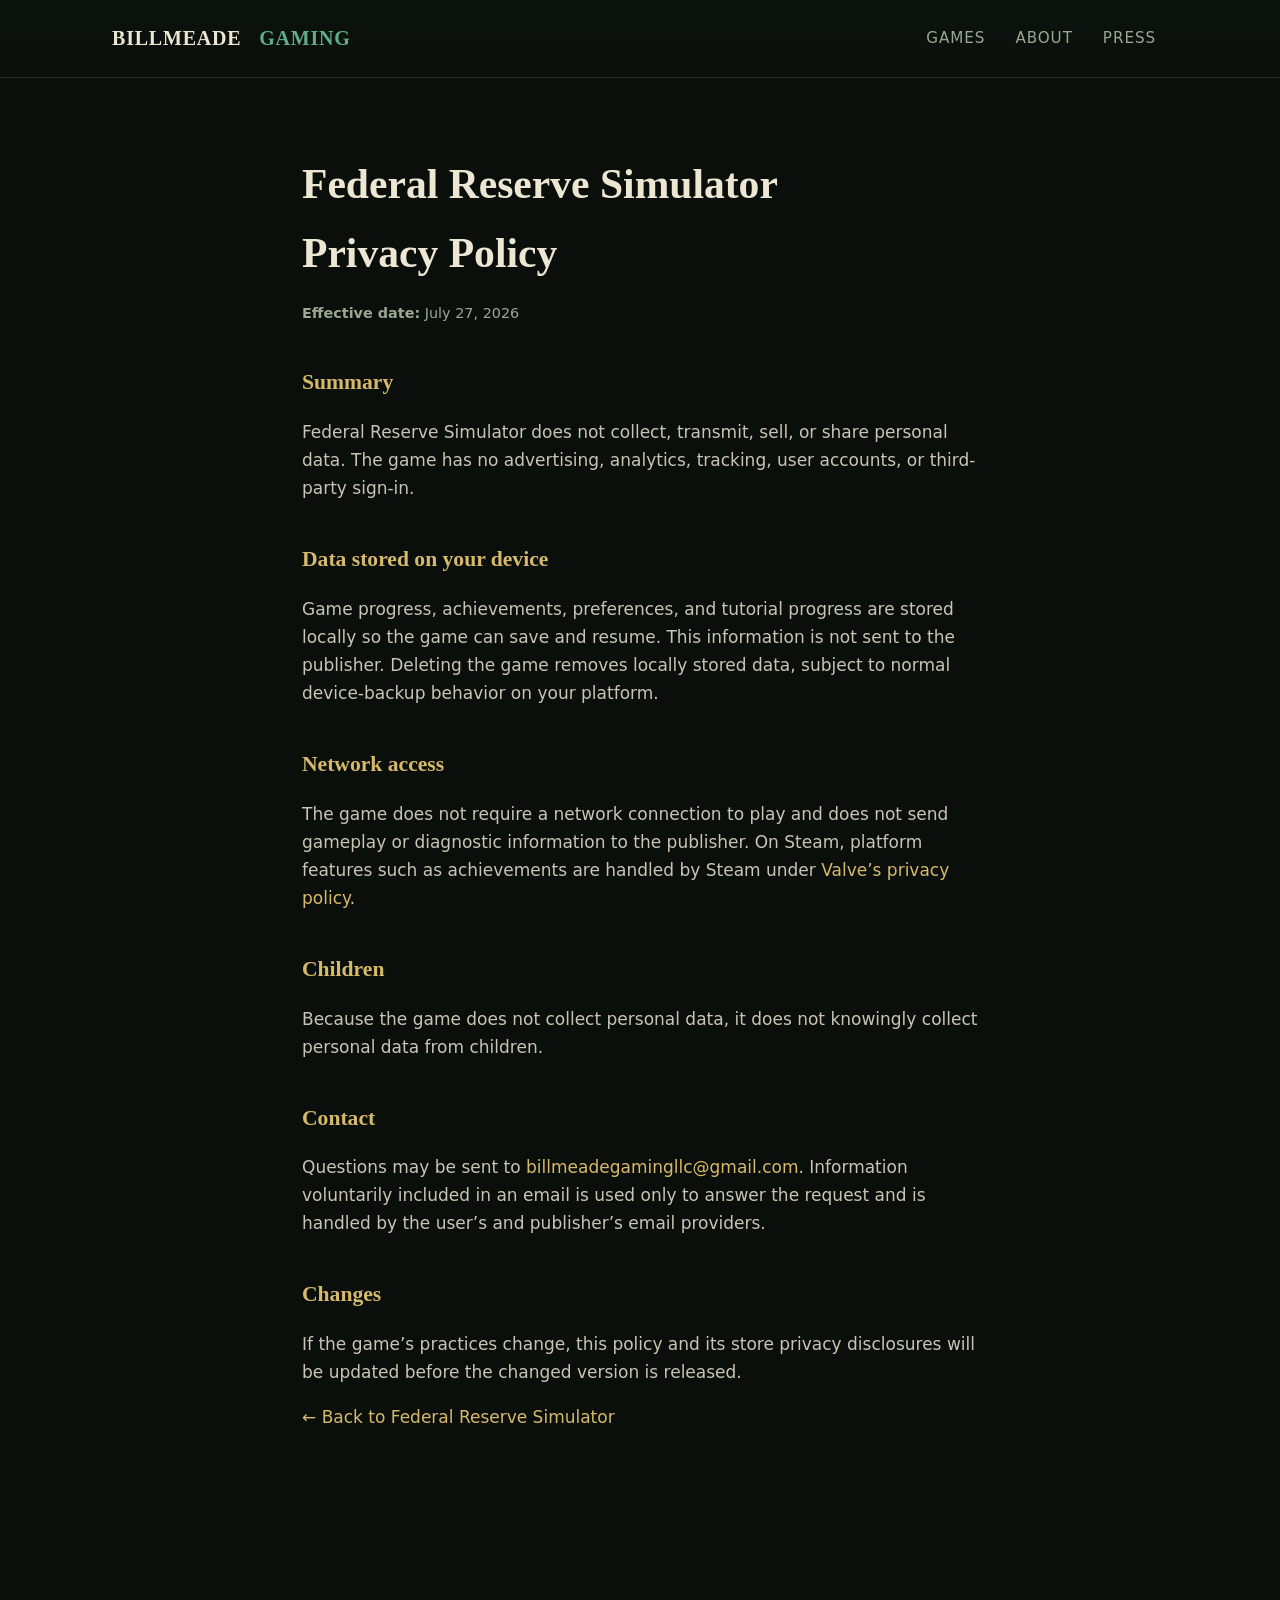
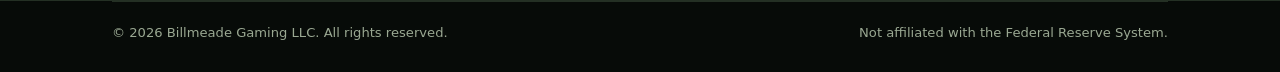
<file: games/federal-reserve-simulator/privacy/index.html>
<!doctype html>
<html lang="en">
<head>
  <meta charset="utf-8">
  <meta name="viewport" content="width=device-width, initial-scale=1">
  <title>Privacy Policy — Federal Reserve Simulator — Billmeade Gaming</title>
  <meta name="description" content="Privacy policy for Federal Reserve Simulator. The game does not collect, transmit, sell, or share personal data.">
  <link rel="canonical" href="https://billmeadegaming.com/games/federal-reserve-simulator/privacy/">
  <link rel="icon" href="/favicon.svg" type="image/svg+xml">
  <link rel="icon" href="/favicon.ico" sizes="48x48">
  <link rel="apple-touch-icon" href="/apple-touch-icon.png">
  <meta name="theme-color" content="#0a0f0b">
  <meta name="robots" content="index,follow">
  <link rel="stylesheet" href="/assets/css/site.css">
</head>
<body>

<header class="site-head">
  <div class="wrap">
    <a class="brand" href="/">
      BILLMEADE&nbsp;<span class="accent">GAMING</span>
    </a>
    <nav class="site-nav" aria-label="Main">
      <a href="/games/">Games</a>
      <a href="/about/">About</a>
      <a href="/press/">Press</a>
    </nav>
  </div>
</header>

<main>
  <section class="section">
    <div class="wrap prose">
      <h1>Federal Reserve Simulator<br>Privacy Policy</h1>
      <p class="date"><strong>Effective date:</strong> July 27, 2026</p>

      <h2>Summary</h2>
      <p>Federal Reserve Simulator does not collect, transmit, sell, or share personal data. The game has no advertising, analytics, tracking, user accounts, or third-party sign-in.</p>

      <h2>Data stored on your device</h2>
      <p>Game progress, achievements, preferences, and tutorial progress are stored locally so the game can save and resume. This information is not sent to the publisher. Deleting the game removes locally stored data, subject to normal device-backup behavior on your platform.</p>

      <h2>Network access</h2>
      <p>The game does not require a network connection to play and does not send gameplay or diagnostic information to the publisher. On Steam, platform features such as achievements are handled by Steam under <a href="https://store.steampowered.com/privacy_agreement/" rel="noopener">Valve&rsquo;s privacy policy</a>.</p>

      <h2>Children</h2>
      <p>Because the game does not collect personal data, it does not knowingly collect personal data from children.</p>

      <h2>Contact</h2>
      <p>Questions may be sent to <a href="mailto:billmeadegamingllc@gmail.com">billmeadegamingllc@gmail.com</a>. Information voluntarily included in an email is used only to answer the request and is handled by the user&rsquo;s and publisher&rsquo;s email providers.</p>

      <h2>Changes</h2>
      <p>If the game&rsquo;s practices change, this policy and its store privacy disclosures will be updated before the changed version is released.</p>

      <p><a href="/games/federal-reserve-simulator/">&larr; Back to Federal Reserve Simulator</a></p>
    </div>
  </section>
</main>

<footer class="site-foot">
  <div class="wrap">
    <div class="foot-bottom">
      <span>© 2026 Billmeade Gaming LLC. All rights reserved.</span>
      <span>Not affiliated with the Federal Reserve System.</span>
    </div>
  </div>
</footer>

</body>
</html>
</file>
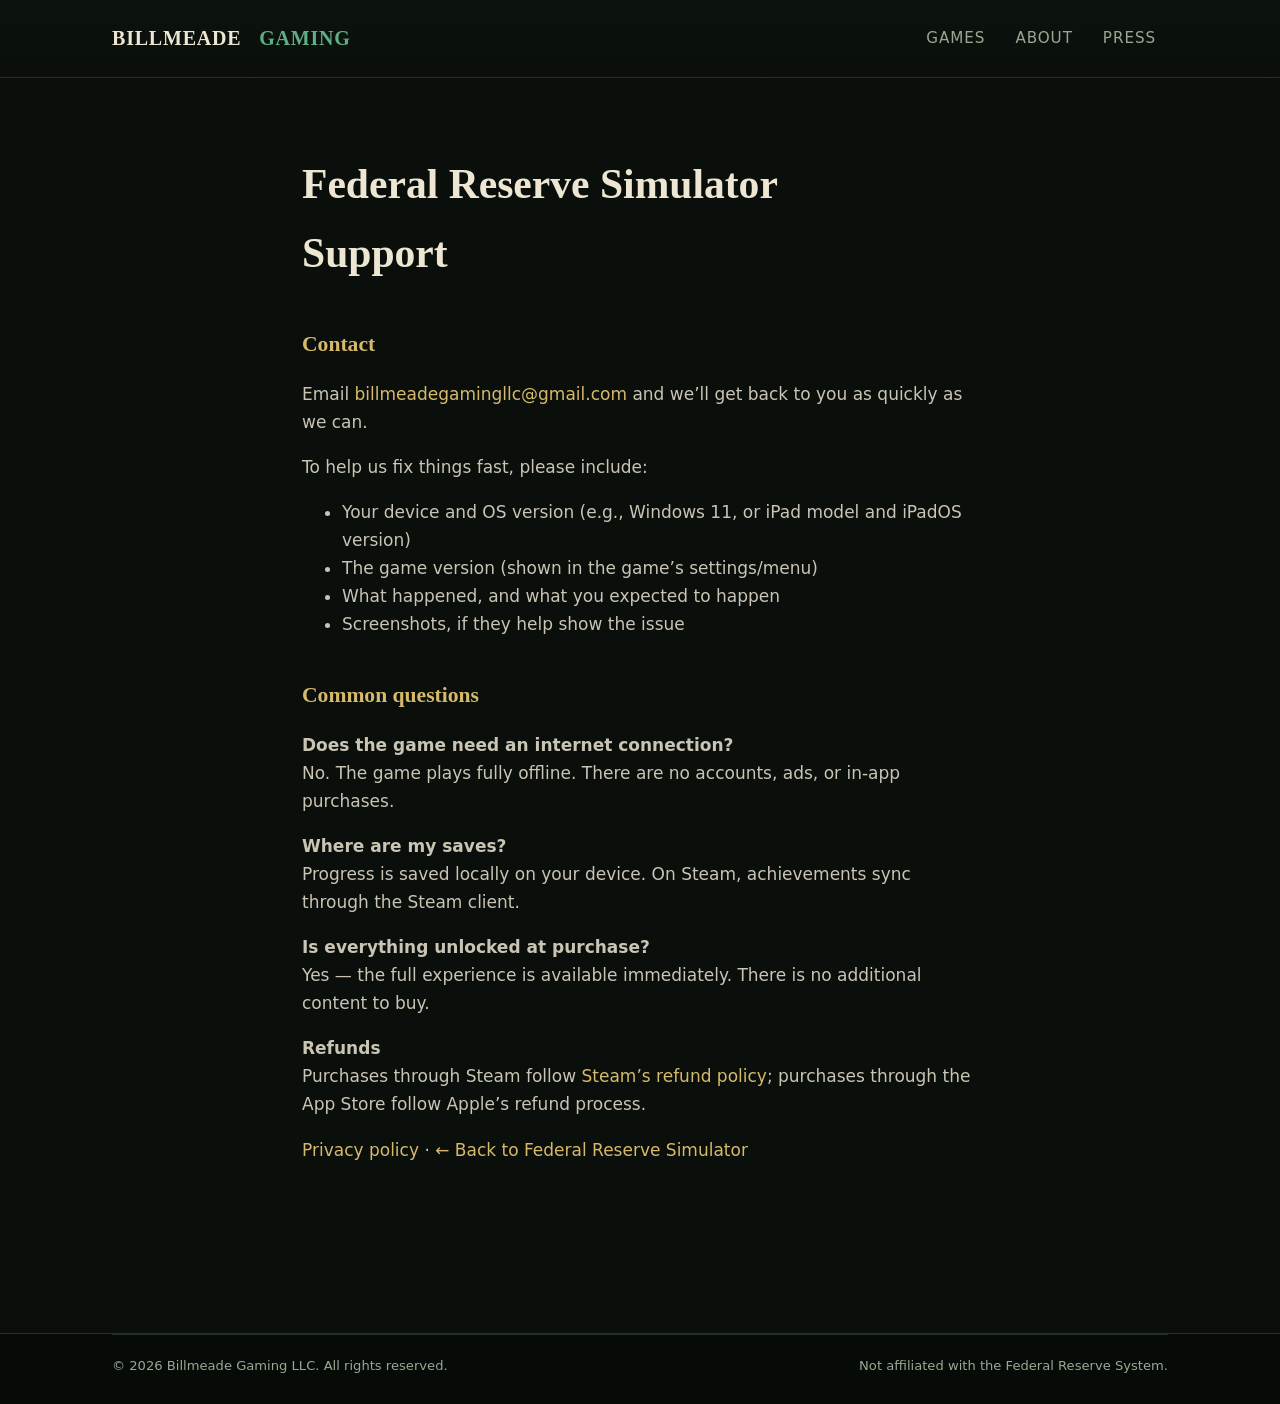
<file: games/federal-reserve-simulator/support/index.html>
<!doctype html>
<html lang="en">
<head>
  <meta charset="utf-8">
  <meta name="viewport" content="width=device-width, initial-scale=1">
  <title>Support — Federal Reserve Simulator — Billmeade Gaming</title>
  <meta name="description" content="Support for Federal Reserve Simulator: how to reach the developer, what to include in a bug report, and answers to common questions.">
  <link rel="canonical" href="https://billmeadegaming.com/games/federal-reserve-simulator/support/">
  <link rel="icon" href="/favicon.svg" type="image/svg+xml">
  <link rel="icon" href="/favicon.ico" sizes="48x48">
  <link rel="apple-touch-icon" href="/apple-touch-icon.png">
  <meta name="theme-color" content="#0a0f0b">
  <link rel="stylesheet" href="/assets/css/site.css">
</head>
<body>

<header class="site-head">
  <div class="wrap">
    <a class="brand" href="/">
      BILLMEADE&nbsp;<span class="accent">GAMING</span>
    </a>
    <nav class="site-nav" aria-label="Main">
      <a href="/games/">Games</a>
      <a href="/about/">About</a>
      <a href="/press/">Press</a>
    </nav>
  </div>
</header>

<main>
  <section class="section">
    <div class="wrap prose">
      <h1>Federal Reserve Simulator<br>Support</h1>

      <h2>Contact</h2>
      <p>Email <a href="mailto:billmeadegamingllc@gmail.com">billmeadegamingllc@gmail.com</a> and we&rsquo;ll get back to you as quickly as we can.</p>
      <p>To help us fix things fast, please include:</p>
      <ul>
        <li>Your device and OS version (e.g., Windows 11, or iPad model and iPadOS version)</li>
        <li>The game version (shown in the game&rsquo;s settings/menu)</li>
        <li>What happened, and what you expected to happen</li>
        <li>Screenshots, if they help show the issue</li>
      </ul>

      <h2>Common questions</h2>
      <p><strong>Does the game need an internet connection?</strong><br>No. The game plays fully offline. There are no accounts, ads, or in-app purchases.</p>
      <p><strong>Where are my saves?</strong><br>Progress is saved locally on your device. On Steam, achievements sync through the Steam client.</p>
      <p><strong>Is everything unlocked at purchase?</strong><br>Yes — the full experience is available immediately. There is no additional content to buy.</p>
      <p><strong>Refunds</strong><br>Purchases through Steam follow <a href="https://store.steampowered.com/steam_refunds/" rel="noopener">Steam&rsquo;s refund policy</a>; purchases through the App Store follow Apple&rsquo;s refund process.</p>

      <p><a href="/games/federal-reserve-simulator/privacy/">Privacy policy</a> · <a href="/games/federal-reserve-simulator/">&larr; Back to Federal Reserve Simulator</a></p>
    </div>
  </section>
</main>

<footer class="site-foot">
  <div class="wrap">
    <div class="foot-bottom">
      <span>© 2026 Billmeade Gaming LLC. All rights reserved.</span>
      <span>Not affiliated with the Federal Reserve System.</span>
    </div>
  </div>
</footer>

</body>
</html>
</file>
<file: assets/css/site.css>
/* ==========================================================================
   Billmeade Gaming — site stylesheet
   Palette drawn from the game art: near-black green, market green, gold, cream
   ========================================================================== */

:root {
  --bg: #0a0f0b;
  --bg-2: #0d1410;
  --panel: #121a14;
  --panel-2: #16211a;
  --line: #243024;
  --ink: #ede6d3;
  --muted: #9aa892;
  --green: #5fae86;
  --green-soft: #3d7a5c;
  --gold: #b99a4a;
  --gold-bright: #d6b96a;
  --red: #c96f5e;
  --serif: Georgia, 'Times New Roman', Times, serif;
  --sans: system-ui, -apple-system, "Segoe UI", Roboto, Helvetica, Arial, sans-serif;
  --maxw: 1100px;
  --radius: 14px;
}

* { box-sizing: border-box; }

html { scroll-behavior: smooth; }

body {
  margin: 0;
  background: var(--bg);
  color: var(--ink);
  font-family: var(--sans);
  font-size: 17px;
  line-height: 1.65;
  -webkit-font-smoothing: antialiased;
}

img { max-width: 100%; height: auto; display: block; }

a { color: var(--gold-bright); text-decoration: none; }
a:hover { color: var(--ink); }
a:focus-visible, button:focus-visible {
  outline: 2px solid var(--gold-bright);
  outline-offset: 3px;
  border-radius: 4px;
}

.wrap { max-width: var(--maxw); margin: 0 auto; padding: 0 22px; }

/* --------------------------------------------------------------- header */
.site-head {
  border-bottom: 1px solid var(--line);
  background: linear-gradient(180deg, #0c120d, var(--bg));
}
.site-head .wrap {
  display: flex; align-items: center; justify-content: space-between;
  gap: 18px; flex-wrap: wrap; padding-top: 18px; padding-bottom: 18px;
}
.brand {
  display: flex; align-items: center; gap: 12px;
  color: var(--ink); font-family: var(--serif); font-weight: 700;
  font-size: 1.25rem; letter-spacing: 0.04em;
}
.brand:hover { color: var(--ink); }
.brand .accent { color: var(--green); }
.site-nav { display: flex; gap: 6px; flex-wrap: wrap; }
.site-nav a {
  color: var(--muted); font-size: 0.95rem; letter-spacing: 0.06em;
  text-transform: uppercase; padding: 8px 12px; border-radius: 8px;
}
.site-nav a:hover { color: var(--ink); background: var(--panel); }
.site-nav a[aria-current="page"] { color: var(--gold-bright); }

/* ----------------------------------------------------------------- hero */
.hero { padding: 84px 0 64px; position: relative; }
.hero h1 {
  font-family: var(--serif); font-size: clamp(2.2rem, 5vw, 3.6rem);
  line-height: 1.05; margin: 0 0 20px; letter-spacing: 0.01em;
}
.hero h1 em { font-style: normal; color: var(--gold-bright); }
.hero .lede { max-width: 640px; color: var(--muted); font-size: 1.15rem; margin: 0 0 34px; }
.hero .lede strong { color: var(--ink); font-weight: 600; }

.eyebrow {
  color: var(--gold-bright); text-transform: uppercase; letter-spacing: 0.22em;
  font-size: 0.78rem; font-weight: 700; margin: 0 0 14px;
}

/* -------------------------------------------------------------- buttons */
.btn {
  display: inline-block; padding: 13px 26px; border-radius: 10px;
  font-weight: 700; font-size: 1rem; letter-spacing: 0.02em;
  transition: transform 0.15s ease, box-shadow 0.15s ease;
}
.btn-primary { background: var(--gold); color: #171204; }
.btn-primary:hover { color: #171204; background: var(--gold-bright); transform: translateY(-1px); }
.btn-ghost { border: 1px solid var(--line); color: var(--ink); }
.btn-ghost:hover { border-color: var(--muted); transform: translateY(-1px); }
.btn-row { display: flex; gap: 14px; flex-wrap: wrap; }

/* ------------------------------------------------------------- sections */
.section { padding: 72px 0; }
.section.alt { background: var(--bg-2); border-block: 1px solid var(--line); }
.section h2 {
  font-family: var(--serif); font-size: clamp(1.7rem, 3.5vw, 2.3rem);
  margin: 0 0 12px;
}
.section .sub { color: var(--muted); max-width: 640px; margin: 0 0 40px; }

/* ------------------------------------------------------------ game grid */
.games-grid {
  display: grid; gap: 26px;
  grid-template-columns: repeat(auto-fit, minmax(290px, 1fr));
}
.game-card {
  display: flex; flex-direction: column;
  background: var(--panel); border: 1px solid var(--line);
  border-radius: var(--radius); overflow: hidden; color: var(--ink);
  transition: transform 0.18s ease, border-color 0.18s ease, box-shadow 0.18s ease;
}
.game-card:hover {
  transform: translateY(-3px); border-color: #3d4436;
  box-shadow: 0 10px 28px rgba(0, 0, 0, 0.35); color: var(--ink);
}
.game-card img { aspect-ratio: 616 / 353; object-fit: cover; width: 100%; }
.game-card img.wide { aspect-ratio: 460 / 215; }
.game-card .body { padding: 20px 22px 24px; display: flex; flex-direction: column; gap: 10px; flex: 1; }
.game-card h3 { font-family: var(--serif); font-size: 1.35rem; margin: 0; }
.game-card p { margin: 0; color: var(--muted); font-size: 0.98rem; flex: 1; }
.meta { display: flex; gap: 10px; flex-wrap: wrap; align-items: center; font-size: 0.85rem; color: var(--muted); }
.meta .price { color: var(--green); font-weight: 700; }
.badge {
  display: inline-block; padding: 3px 10px; border: 1px solid var(--line);
  color: var(--muted); border-radius: 999px; font-size: 0.72rem;
  letter-spacing: 0.1em; text-transform: uppercase; font-weight: 600;
}
.badge.green { border-color: var(--line); color: var(--muted); }

/* ------------------------------------------------------------ press bar */
.press-quote { text-align: center; padding: 26px 0; }
.press-quote .eyebrow { margin-bottom: 8px; }
.press-quote .name {
  font-family: var(--serif); font-size: clamp(1.4rem, 3vw, 1.9rem); margin: 0;
}
.press-quote .ctx { color: var(--muted); margin: 8px 0 0; font-size: 0.95rem; }

/* ------------------------------------------------------------ game page */
.game-hero { padding: 64px 0 24px; }
.game-hero .grid {
  display: grid; gap: 44px; align-items: start;
  grid-template-columns: minmax(0, 1.15fr) minmax(0, 0.85fr);
}
@media (max-width: 820px) { .game-hero .grid { grid-template-columns: 1fr; } }
.game-hero h1 { font-family: var(--serif); font-size: clamp(2rem, 5vw, 3rem); line-height: 1.08; margin: 0 0 16px; }
.game-hero .tagline { color: var(--muted); font-size: 1.12rem; margin: 0 0 28px; max-width: 560px; }
.game-hero .art { border: 1px solid var(--line); border-radius: var(--radius); overflow: hidden; }

.facts {
  margin: 34px 0 0; padding: 0; list-style: none;
  display: grid; grid-template-columns: repeat(2, 1fr);
  gap: 1px; background: var(--line); border: 1px solid var(--line);
  border-radius: 12px; overflow: hidden; font-size: 0.92rem;
}
@media (min-width: 700px) { .facts { grid-template-columns: repeat(4, 1fr); } }
.facts li { background: var(--panel); padding: 12px 16px; }
.facts .k { display: block; color: var(--muted); font-size: 0.72rem; text-transform: uppercase; letter-spacing: 0.14em; }
.facts .v { font-weight: 600; }
.facts .v a { color: var(--green); }

.features { list-style: none; padding: 0; margin: 0; max-width: 760px; }
.features li { padding: 10px 0 10px 32px; position: relative; border-bottom: 1px solid var(--line); }
.features li:last-child { border-bottom: none; }
.features li::before { content: "▲"; position: absolute; left: 4px; color: var(--green); font-size: 0.8rem; top: 14px; }

.notice {
  border: 1px solid var(--line); border-left: 3px solid var(--gold);
  border-radius: 10px; padding: 16px 20px; color: var(--muted);
  font-size: 0.95rem; margin: 40px 0 0;
}
.notice a { color: var(--gold-bright); }

/* ---------------------------------------------------------------- prose */
.prose { max-width: 720px; }
.prose h1 { font-family: var(--serif); font-size: clamp(1.9rem, 4vw, 2.6rem); margin: 0 0 8px; }
.prose h2 { font-family: var(--serif); color: var(--gold-bright); font-size: 1.35rem; margin: 40px 0 10px; }
.prose p, .prose li { color: #c9c4b4; }
.prose .date { color: var(--muted); font-size: 0.9rem; }

/* ---------------------------------------------------------------- press */
.fact-table { width: 100%; border-collapse: collapse; font-size: 0.95rem; }
.fact-table th, .fact-table td { text-align: left; padding: 12px 14px; border-bottom: 1px solid var(--line); vertical-align: top; }
.fact-table th { color: var(--gold-bright); text-transform: uppercase; font-size: 0.75rem; letter-spacing: 0.12em; }
.table-scroll { overflow-x: auto; }
.asset-grid { display: grid; gap: 20px; grid-template-columns: repeat(auto-fill, minmax(220px, 1fr)); }
.asset-grid figure { margin: 0; background: var(--panel); border: 1px solid var(--line); border-radius: 10px; padding: 14px; }
.asset-grid figcaption { font-size: 0.82rem; color: var(--muted); margin-top: 10px; }
.asset-grid img { border-radius: 6px; background: #fff2; }

/* --------------------------------------------------------------- footer */
.site-foot { border-top: 1px solid var(--line); background: #070b08; margin-top: 80px; }
.site-foot .cols {
  display: grid; gap: 36px; grid-template-columns: repeat(auto-fit, minmax(220px, 1fr));
  padding: 52px 0 36px;
}
.site-foot h4 { font-size: 0.8rem; text-transform: uppercase; letter-spacing: 0.16em; color: var(--gold-bright); margin: 0 0 14px; }
.site-foot ul { list-style: none; margin: 0; padding: 0; }
.site-foot li { margin: 8px 0; }
.site-foot a { color: var(--muted); }
.site-foot a:hover { color: var(--ink); }
.site-foot .blurb { color: var(--muted); font-size: 0.95rem; margin: 0; }
.foot-bottom {
  border-top: 1px solid var(--line); padding: 20px 0 28px;
  font-size: 0.82rem; color: var(--muted);
  display: flex; gap: 16px; flex-wrap: wrap; justify-content: space-between;
}

/* ------------------------------------------------------------------ 404 */
.err { text-align: center; padding: 120px 0; }
.err .code { font-family: var(--serif); font-size: 6rem; color: var(--red); margin: 0; line-height: 1; }
.err p { color: var(--muted); }
</file>
